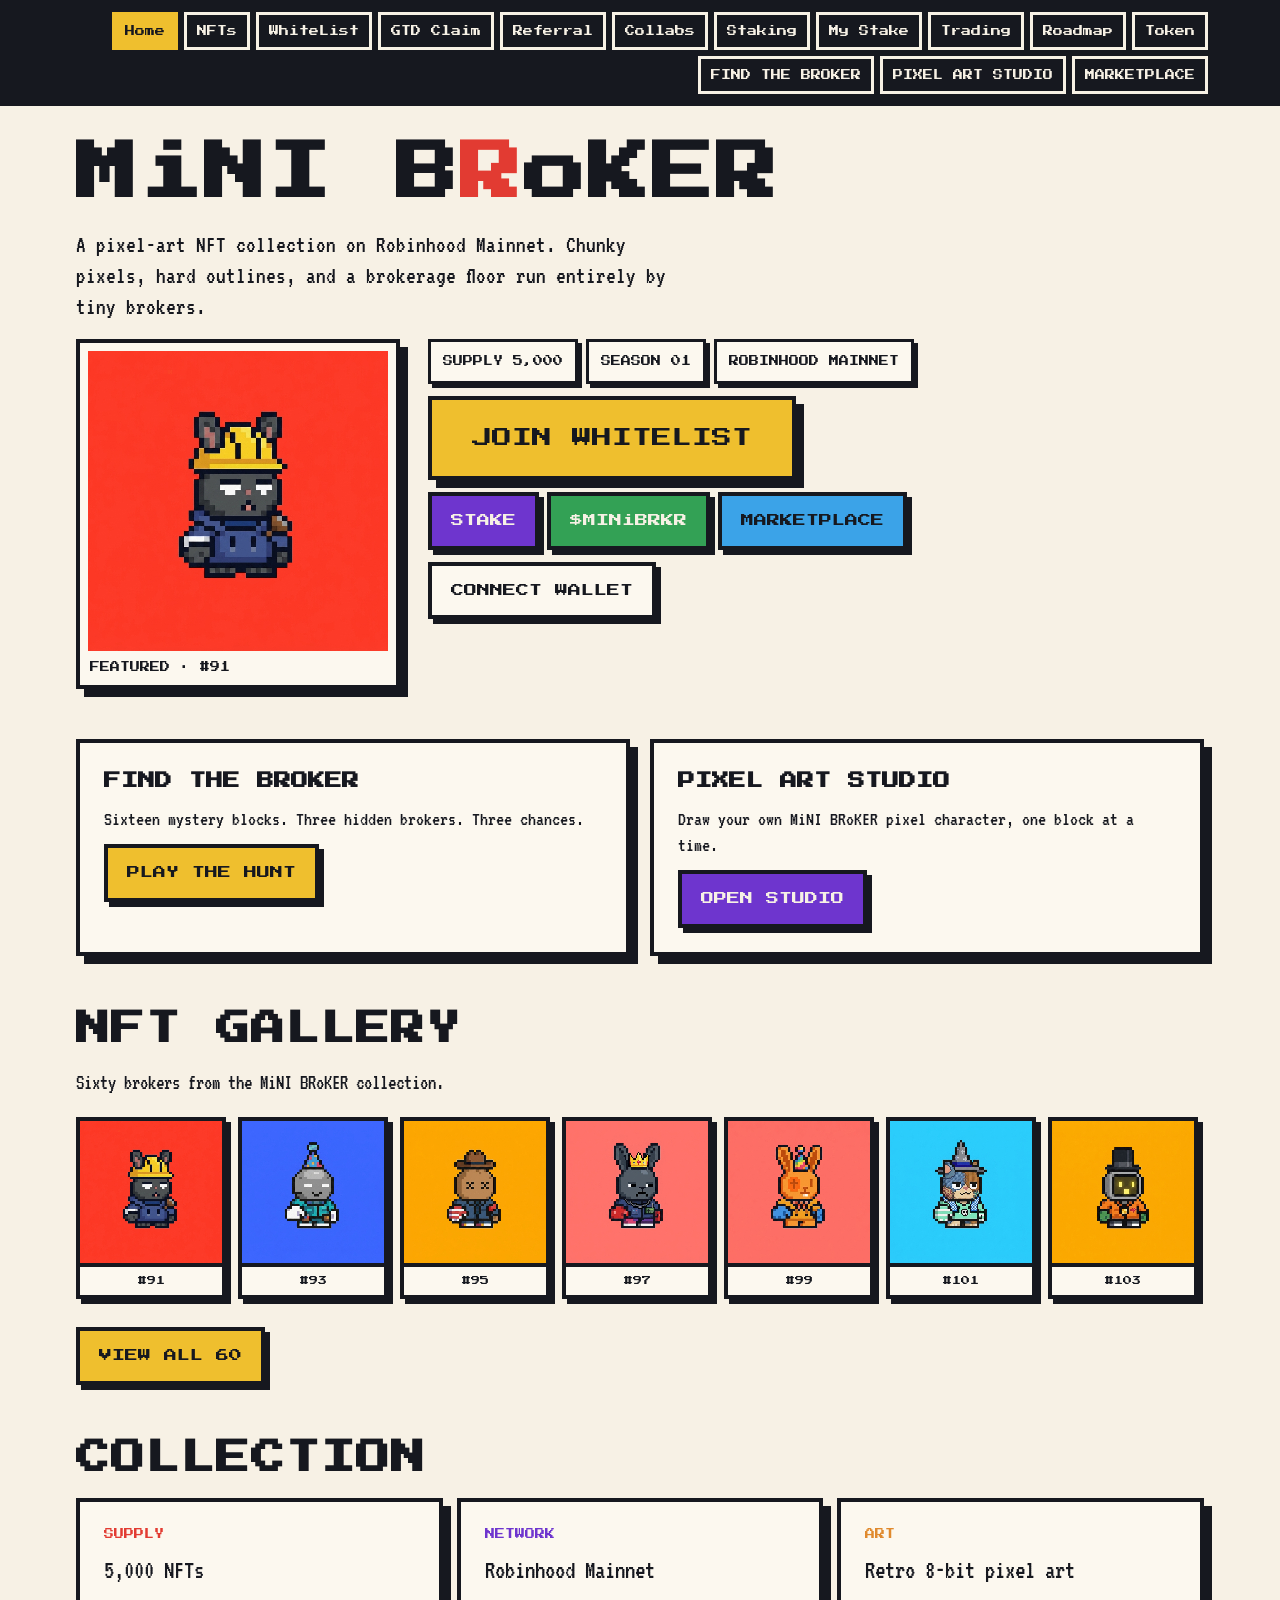
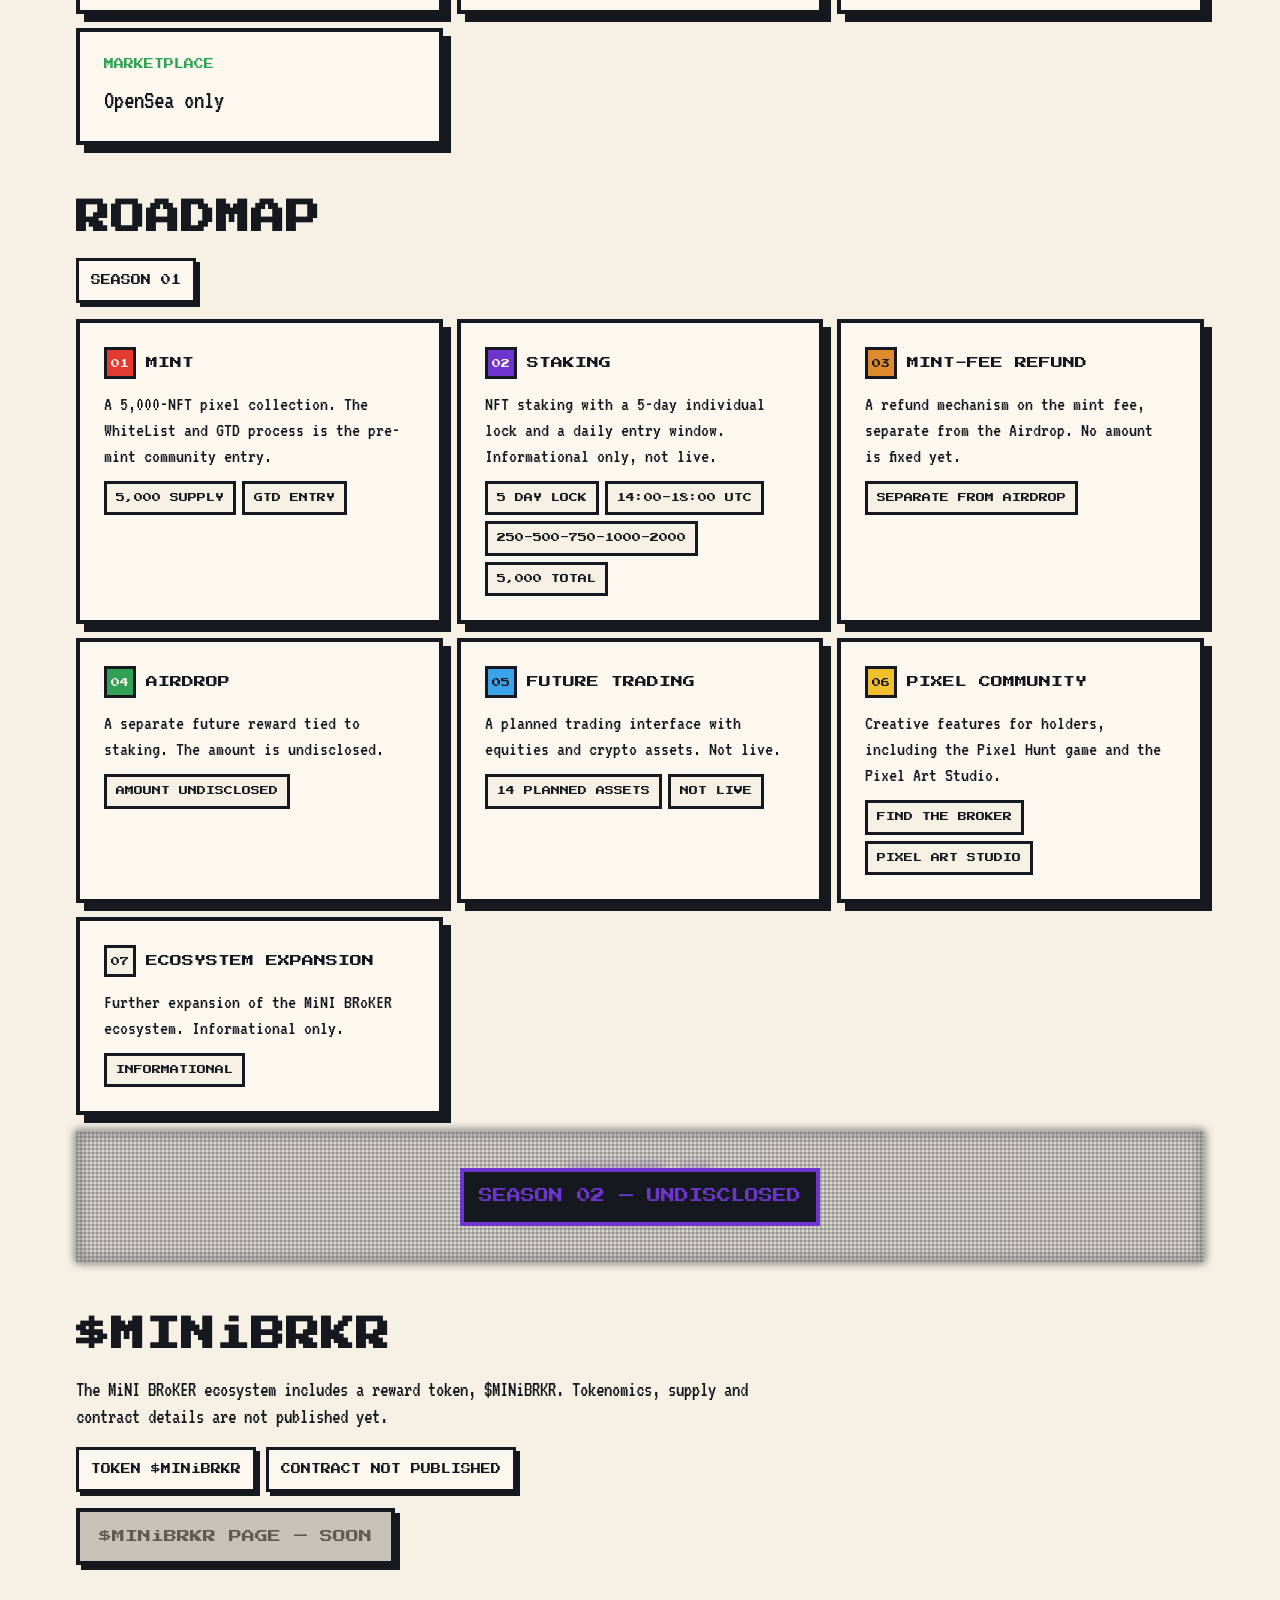
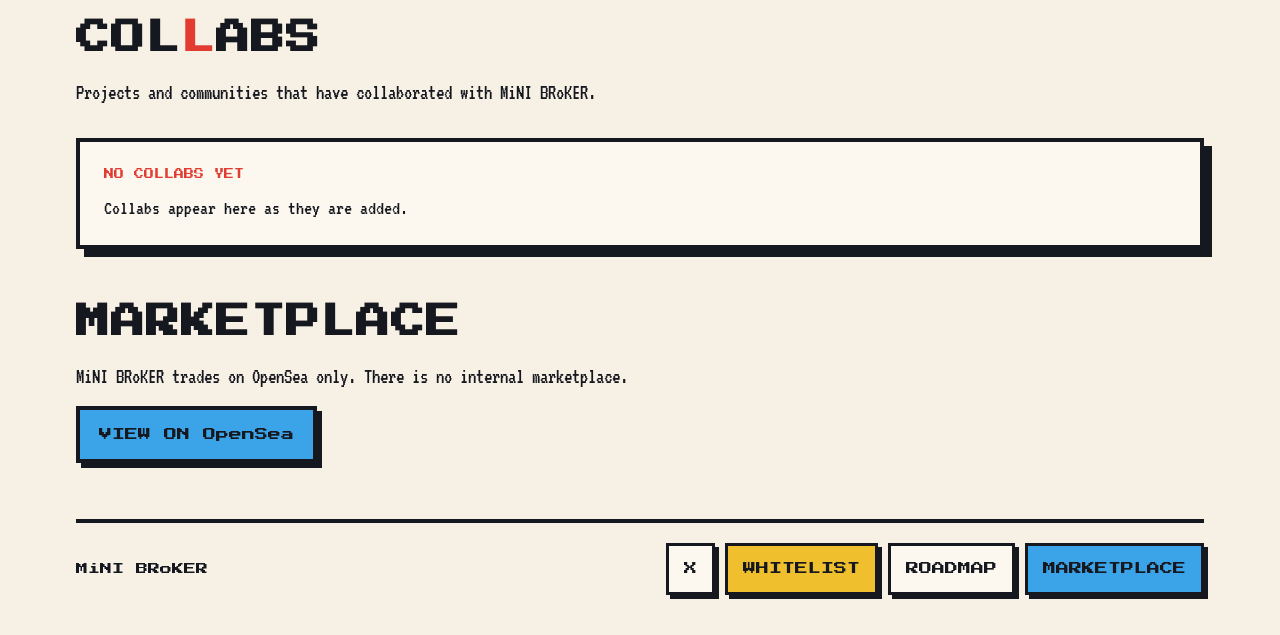
<file: index.html>
<!DOCTYPE html>
<html lang="en">
<head>
<meta charset="utf-8">
<meta name="viewport" content="width=device-width,initial-scale=1">
<title>MiNI BRoKER — Pixel NFT Collection</title>
<meta name="description" content="MiNI BRoKER — a pixel-art NFT collection on Robinhood Mainnet.">
<link rel="icon" href="assets/favicon.png">
<link rel="apple-touch-icon" href="assets/favicon.png">
<link rel="preconnect" href="https://fonts.googleapis.com">
<link rel="preconnect" href="https://fonts.gstatic.com" crossorigin>
<link href="https://fonts.googleapis.com/css2?family=Press+Start+2P&family=VT323&display=swap" rel="stylesheet">
<link rel="stylesheet" href="css/style.css">
</head>
<body data-page="home" data-base="">
<header class="nav"><div class="nav__in"><button class="nav__menu" data-mb="menu">MENU</button><nav class="nav__list" id="mb-nav"></nav></div></header>
<main class="wrap">
<section class="sec">
<h1 class="h1">MiNI B<span style="color:var(--red)">R</span>oKER</h1>
<p class="lead" style="font-size:clamp(19px,2.3vw,24px);max-width:620px">A pixel-art NFT collection on Robinhood Mainnet. Chunky pixels, hard outlines, and a brokerage floor run entirely by tiny brokers.</p>
<div class="row" style="gap:clamp(16px,3vw,28px);align-items:flex-start">
  <div class="tile" style="padding:8px;box-shadow:8px 8px 0 var(--ink);animation:mbfloat 4.5s ease-in-out infinite"><div class="tile__img" role="img" aria-label="Featured MiNI BRoKER NFT" style="width:clamp(180px,38vw,300px);background-image:url(assets/nft/91.png)"></div><div class="pixel" style="font-size:10px;line-height:1.6;padding:8px 2px 2px">FEATURED · #91</div></div>
  <div style="display:flex;flex-direction:column;gap:12px;min-width:min(100%,260px);flex:1">
    <div class="row" style="gap:8px"><span class="chip">SUPPLY 5,000</span><span class="chip">SEASON 01</span><span class="chip">ROBINHOOD MAINNET</span></div>
    <a class="btn btn--y btn--big" href="whitelist/" style="align-self:flex-start">JOIN WHITELIST</a>
    <div class="row" style="gap:8px"><a class="btn btn--purple" href="staking/">STAKE</a><a class="btn btn--green" href="token/">$MINiBRKR</a><a class="btn btn--sky" data-mb="market" href="#" target="_blank" rel="noopener">MARKETPLACE</a></div>
    <button class="btn" data-mb="wallet" style="align-self:flex-start">CONNECT WALLET</button>
  </div>
</div>
</section>

<section class="gauto">
  <div class="panel"><h3 class="h3">FIND THE BROKER</h3><p class="txt">Sixteen mystery blocks. Three hidden brokers. Three chances.</p><a class="btn btn--y" href="huntgame/" style="align-self:flex-start">PLAY THE HUNT</a></div>
  <div class="panel"><h3 class="h3">PIXEL ART STUDIO</h3><p class="txt">Draw your own MiNI BRoKER pixel character, one block at a time.</p><a class="btn btn--purple" href="studio/" style="align-self:flex-start">OPEN STUDIO</a></div>
</section>

<section class="sec">
<h2 class="h2">NFT GALLERY</h2>
<p class="lead">Sixty brokers from the MiNI BRoKER collection.</p>
<div class="marquee"><div class="marquee__in" id="mb-marquee"></div></div>
<div><a class="btn btn--y" href="nfts/">VIEW ALL 60</a></div>
</section>

<section class="sec">
<h2 class="h2">COLLECTION</h2>
<div class="gcard">
  <div class="panel"><span class="kicker">SUPPLY</span><p style="font-size:26px;line-height:1.2;margin:0">5,000 NFTs</p></div>
  <div class="panel"><span class="kicker" style="color:var(--purple)">NETWORK</span><p style="font-size:26px;line-height:1.2;margin:0">Robinhood Mainnet</p></div>
  <div class="panel"><span class="kicker" style="color:var(--orange)">ART</span><p style="font-size:26px;line-height:1.2;margin:0">Retro 8-bit pixel art</p></div>
  <div class="panel"><span class="kicker" style="color:var(--green)">MARKETPLACE</span><p style="font-size:26px;line-height:1.2;margin:0">OpenSea only</p></div>
</div>
</section>

<section class="sec" id="roadmap">
<h2 class="h2">ROADMAP</h2>
<span class="chip" style="align-self:flex-start">SEASON 01</span>
<div class="gcard">
<div class="panel"><div class="row"><span class="num" style="background:var(--red);color:var(--cream)">01</span><span class="pixel" style="font-size:12px">MINT</span></div><p class="txt">A 5,000-NFT pixel collection. The WhiteList and GTD process is the pre-mint community entry.</p><div class="row" style="gap:6px"><span class="tag">5,000 SUPPLY</span><span class="tag">GTD ENTRY</span></div></div>
<div class="panel"><div class="row"><span class="num" style="background:var(--purple);color:var(--cream)">02</span><span class="pixel" style="font-size:12px">STAKING</span></div><p class="txt">NFT staking with a 5-day individual lock and a daily entry window. Informational only, not live.</p><div class="row" style="gap:6px"><span class="tag">5 DAY LOCK</span><span class="tag">14:00-18:00 UTC</span><span class="tag">250-500-750-1000-2000</span><span class="tag">5,000 TOTAL</span></div></div>
<div class="panel"><div class="row"><span class="num" style="background:var(--orange);color:var(--ink)">03</span><span class="pixel" style="font-size:12px">MINT-FEE REFUND</span></div><p class="txt">A refund mechanism on the mint fee, separate from the Airdrop. No amount is fixed yet.</p><div class="row" style="gap:6px"><span class="tag">SEPARATE FROM AIRDROP</span></div></div>
<div class="panel"><div class="row"><span class="num" style="background:var(--green);color:var(--cream)">04</span><span class="pixel" style="font-size:12px">AIRDROP</span></div><p class="txt">A separate future reward tied to staking. The amount is undisclosed.</p><div class="row" style="gap:6px"><span class="tag">AMOUNT UNDISCLOSED</span></div></div>
<div class="panel"><div class="row"><span class="num" style="background:var(--sky);color:var(--ink)">05</span><span class="pixel" style="font-size:12px">FUTURE TRADING</span></div><p class="txt">A planned trading interface with equities and crypto assets. Not live.</p><div class="row" style="gap:6px"><span class="tag">14 PLANNED ASSETS</span><span class="tag">NOT LIVE</span></div></div>
<div class="panel"><div class="row"><span class="num" style="background:var(--yellow);color:var(--ink)">06</span><span class="pixel" style="font-size:12px">PIXEL COMMUNITY</span></div><p class="txt">Creative features for holders, including the Pixel Hunt game and the Pixel Art Studio.</p><div class="row" style="gap:6px"><span class="tag">FIND THE BROKER</span><span class="tag">PIXEL ART STUDIO</span></div></div>
<div class="panel"><div class="row"><span class="num" style="background:var(--cream);color:var(--ink)">07</span><span class="pixel" style="font-size:12px">ECOSYSTEM EXPANSION</span></div><p class="txt">Further expansion of the MiNI BRoKER ecosystem. Informational only.</p><div class="row" style="gap:6px"><span class="tag">INFORMATIONAL</span></div></div>
</div>
<div class="lock"><div class="lock__body"><div class="panel" style="text-align:center;box-shadow:none"><span class="pixel" style="font-size:16px;line-height:1.6;color:var(--purple)">SEASON 02</span><p class="pixel" style="font-size:13px;line-height:1.8;margin:14px 0 0">•••••• •••••• ••••••</p></div></div><div class="lock__veil"><span class="lock__label" style="color:var(--purple);border:4px solid var(--purple)">SEASON 02 — UNDISCLOSED</span></div></div>
</section>

<section class="sec" id="token">
<h2 class="h2">$MINiBRKR</h2>
<p class="lead">The MiNI BRoKER ecosystem includes a reward token, $MINiBRKR. Tokenomics, supply and contract details are not published yet.</p>
<div class="row"><span class="chip">TOKEN $MINiBRKR</span><span class="chip">CONTRACT NOT PUBLISHED</span></div>
<div><a class="btn btn--off" data-mb="token" href="#">$MINiBRKR PAGE — SOON</a></div>
</section>

<section class="sec" id="collabs">
<h2 class="h2">COL<span style="color:var(--red)">L</span>ABS</h2>
<p class="lead">Projects and communities that have collaborated with MiNI BRoKER.</p>
<div class="collabs" id="mb-collabs"></div>
<div class="panel" id="mb-collabs-empty" hidden><span class="kicker">NO COLLABS YET</span><p class="txt">Collabs appear here as they are added.</p></div>
</section>

<section class="sec">
<h2 class="h2">MARKETPLACE</h2>
<p class="lead">MiNI BRoKER trades on OpenSea only. There is no internal marketplace.</p>
<div><a class="btn btn--sky" data-mb="market" href="#" target="_blank" rel="noopener">VIEW ON OpenSea</a></div>
</section>
</main>
<footer class="foot"><div class="foot__in" id="mb-foot"></div></footer>
<div class="modal" id="mb-modal"><div class="modal__box"><h3 class="pixel" style="font-size:clamp(14px,3vw,21px);line-height:1.5;margin:0 0 14px">MINT FIRST</h3><p class="txt" style="font-size:21px;margin:0 0 18px">Wallet connection will be activated after the MiNI BRoKER mint is completed.</p><button class="btn btn--y" data-mb="modal-close" style="font-size:11px;padding:13px 22px">OK</button></div></div>
<script src="js/config.js"></script>
<script src="js/main.js"></script>
<script src="js/gallery.js"></script>
</body>
</html>
</file>
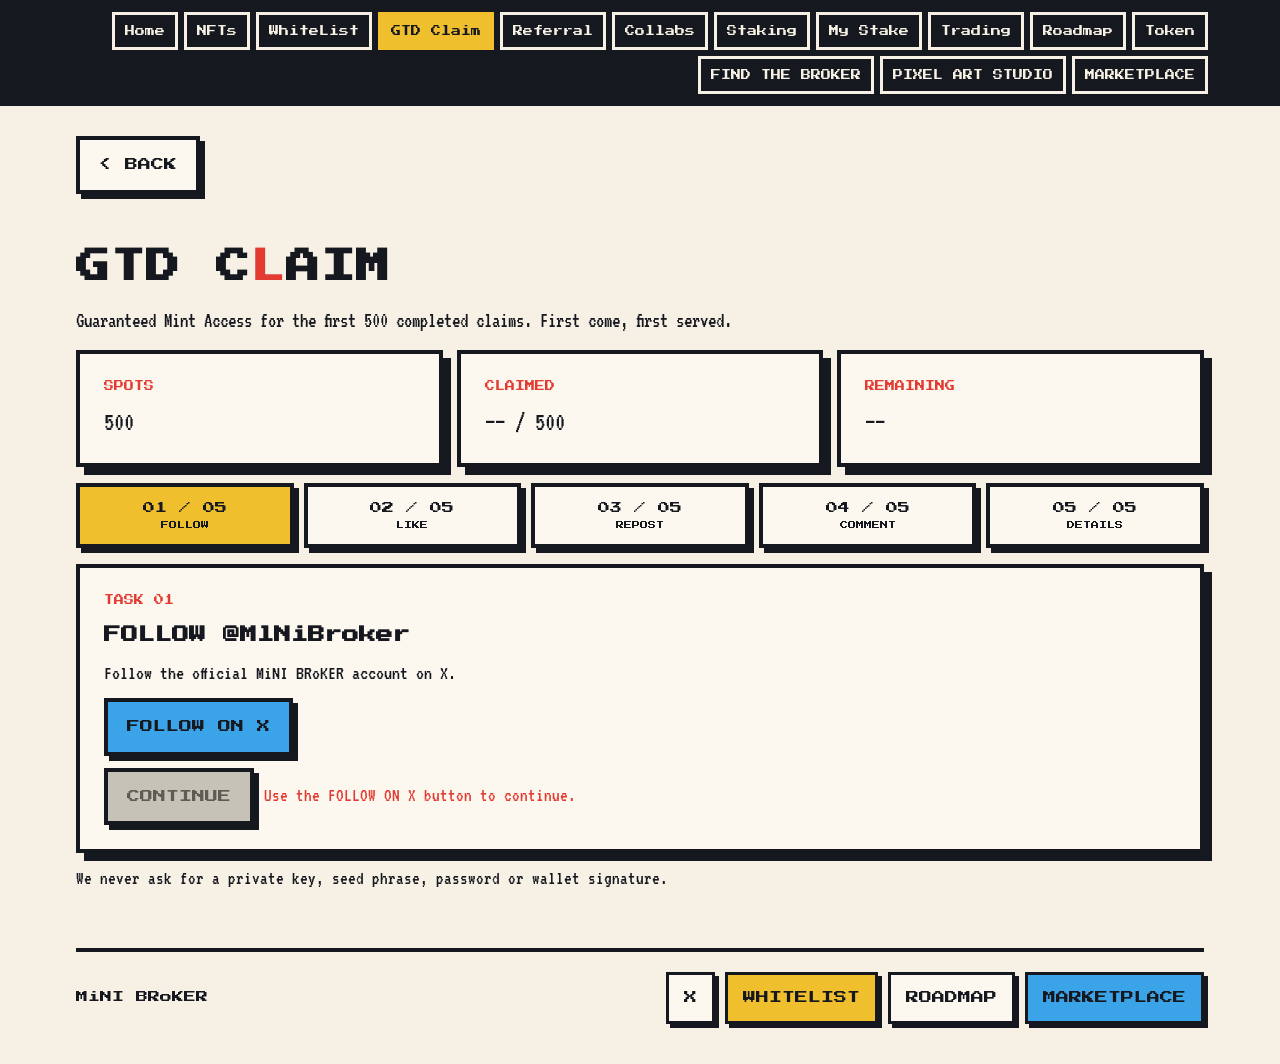
<file: claim/index.html>
<!DOCTYPE html>
<html lang="en">
<head>
<meta charset="utf-8">
<meta name="viewport" content="width=device-width,initial-scale=1">
<title>MiNI BRoKER — GTD Claim</title>
<meta name="description" content="MiNI BRoKER — claim a Guaranteed Mint Access spot.">
<link rel="icon" href="../assets/favicon.png">
<link rel="apple-touch-icon" href="../assets/favicon.png">
<link rel="preconnect" href="https://fonts.googleapis.com">
<link rel="preconnect" href="https://fonts.gstatic.com" crossorigin>
<link href="https://fonts.googleapis.com/css2?family=Press+Start+2P&family=VT323&display=swap" rel="stylesheet">
<link rel="stylesheet" href="../css/style.css">
</head>
<body data-page="claim" data-base="../">
<header class="nav"><div class="nav__in"><button class="nav__menu" data-mb="menu">MENU</button><nav class="nav__list" id="mb-nav"></nav></div></header>
<main class="wrap">
<button class="btn back" data-mb="back">&lt; BACK</button>

<section class="sec">
<h2 class="h2">GTD C<span style="color:var(--red)">L</span>AIM</h2>
<p class="lead">Guaranteed Mint Access for the first 500 completed claims. First come, first served.</p>

<div class="gcard" id="cl-counter">
  <div class="panel"><span class="kicker">SPOTS</span><p style="font-size:26px;line-height:1.2;margin:0">500</p></div>
  <div class="panel"><span class="kicker">CLAIMED</span><p style="font-size:26px;line-height:1.2;margin:0"><span id="cl-claimed">——</span> / 500</p></div>
  <div class="panel"><span class="kicker">REMAINING</span><p style="font-size:26px;line-height:1.2;margin:0" id="cl-left">——</p></div>
</div>

<div id="cl-flow" hidden>
  <div class="steps" id="cl-steps"></div>

  <div class="panel" style="margin-top:16px">
    <span class="kicker" id="cl-task">TASK 01</span>
    <h3 class="h3" id="cl-title"></h3>
    <p class="txt" id="cl-copy"></p>
    <div id="cl-body"></div>
    <div class="row"><button class="btn btn--y" id="cl-next">CONTINUE</button><span class="note note--red" id="cl-hint"></span></div>
  </div>

  <p class="note" style="margin-top:14px">We never ask for a private key, seed phrase, password or wallet signature.</p>
</div>

<div class="panel" id="cl-full" hidden>
  <span class="kicker">GTD FULL</span>
  <h3 class="h3">EVERY GUARANTEED SPOT HAS BEEN CLAIMED.</h3>
  <p class="txt">The whitelist form is still open and spots will be raffled from those entries ahead of the mint.</p>
  <a class="btn btn--y" href="../whitelist/" style="align-self:flex-start">JOIN WHITELIST</a>
</div>

<div class="panel" id="cl-dupe" hidden>
  <span class="kicker">ALREADY CLAIMED</span>
  <h3 class="h3">GTD ACCESS ALREADY CLAIMED</h3>
  <p class="txt">This X username or wallet address already holds a GTD spot. Only one spot can be claimed per person.</p>
</div>
</section>

<section class="sec" id="cl-done" hidden>
  <div class="win">
    <span class="spark" style="transform:rotate(0deg)"><i style="background:var(--yellow);animation-duration:1s"></i></span>
    <span class="spark" style="transform:rotate(60deg)"><i style="background:var(--red);animation-duration:1.06s"></i></span>
    <span class="spark" style="transform:rotate(120deg)"><i style="background:var(--purple);animation-duration:1.12s"></i></span>
    <span class="spark" style="transform:rotate(180deg)"><i style="background:var(--sky);animation-duration:1.18s"></i></span>
    <span class="spark" style="transform:rotate(240deg)"><i style="background:var(--orange);animation-duration:1.24s"></i></span>
    <span class="spark" style="transform:rotate(300deg)"><i style="background:var(--cream);animation-duration:1.3s"></i></span>
    <h3 class="win__t">CONGRATULATIONS</h3>
    <p class="win__p">YOUR GTD ACCESS IS CONFIRMED.<br>Your Guaranteed Mint Access spot has been successfully secured.</p>
    <div class="row" style="justify-content:center;margin-top:18px;position:relative">
      <span class="card__chip" style="background:var(--ink);color:var(--cream)">MINT DATE</span>
      <span class="card__chip" style="background:var(--cream);border:3px solid var(--ink)" id="cl-mint">UPCOMING</span>
    </div>
    <p class="win__p" style="margin-top:18px">Follow @MlNiBroker and keep notifications enabled for future project updates.</p>
  </div>
</section>
</main>
<footer class="foot"><div class="foot__in" id="mb-foot"></div></footer>
<div class="modal" id="mb-modal"><div class="modal__box"><h3 class="pixel" style="font-size:clamp(14px,3vw,21px);line-height:1.5;margin:0 0 14px">MINT FIRST</h3><p class="txt" style="font-size:21px;margin:0 0 18px">Wallet connection will be activated after the MiNI BRoKER mint is completed.</p><button class="btn btn--y" data-mb="modal-close">OK</button></div></div>
<script src="../js/config.js"></script>
<script src="../js/main.js"></script>
<script src="../js/claim.js"></script>
</body>
</html>
</file>
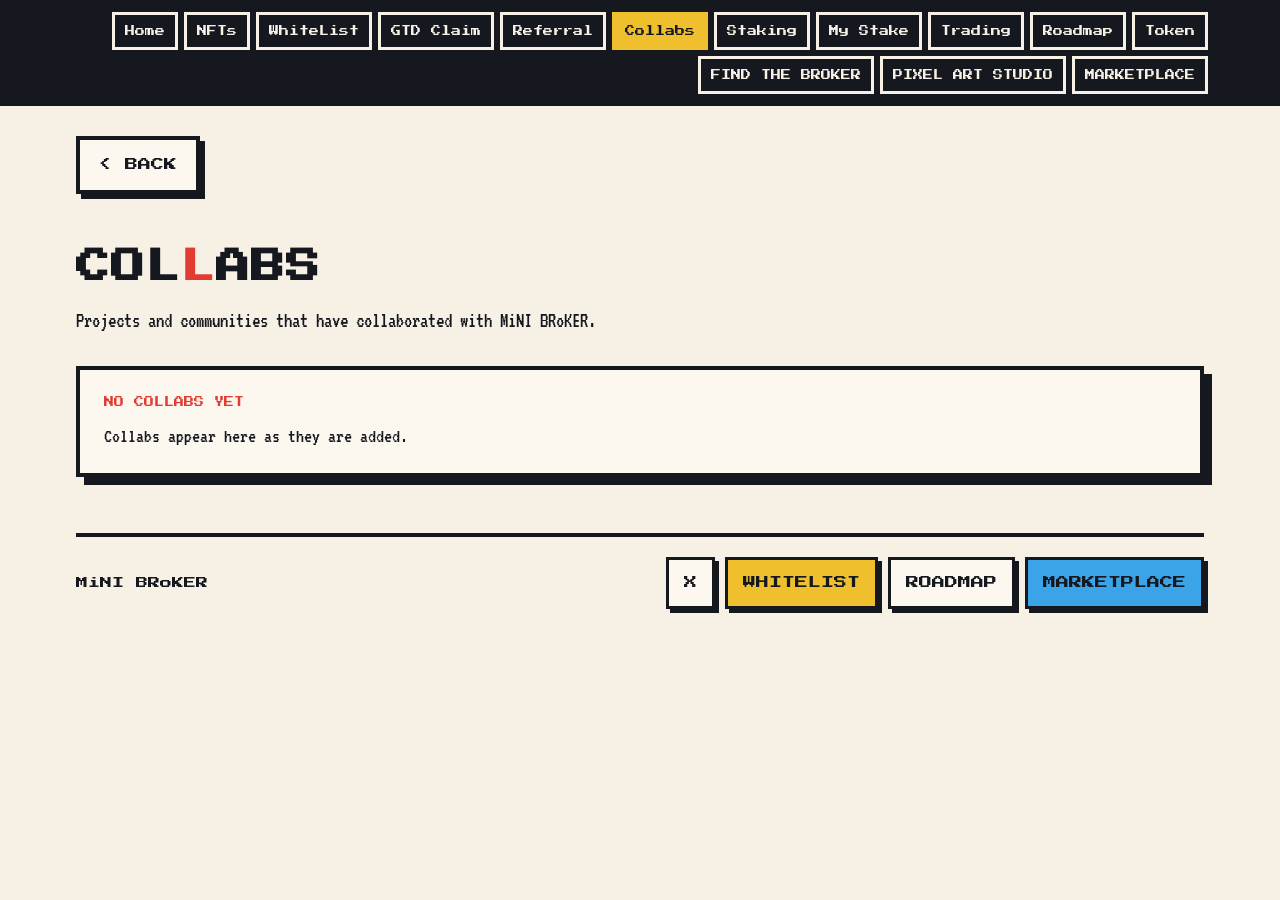
<file: collabs/index.html>
<!DOCTYPE html>
<html lang="en">
<head>
<meta charset="utf-8">
<meta name="viewport" content="width=device-width,initial-scale=1">
<title>MiNI BRoKER — Collabs</title>
<meta name="description" content="MiNI BRoKER — a pixel-art NFT collection on Robinhood Mainnet.">
<link rel="icon" href="../assets/favicon.png">
<link rel="apple-touch-icon" href="../assets/favicon.png">
<link rel="preconnect" href="https://fonts.googleapis.com">
<link rel="preconnect" href="https://fonts.gstatic.com" crossorigin>
<link href="https://fonts.googleapis.com/css2?family=Press+Start+2P&family=VT323&display=swap" rel="stylesheet">
<link rel="stylesheet" href="../css/style.css">
</head>
<body data-page="collabs" data-base="../">
<header class="nav"><div class="nav__in"><button class="nav__menu" data-mb="menu">MENU</button><nav class="nav__list" id="mb-nav"></nav></div></header>
<main class="wrap">
<button class="btn back" data-mb="back">&lt; BACK</button>
<section class="sec" id="collabs">
<h2 class="h2">COL<span style="color:var(--red)">L</span>ABS</h2>
<p class="lead">Projects and communities that have collaborated with MiNI BRoKER.</p>
<div class="collabs" id="mb-collabs"></div>
<div class="panel" id="mb-collabs-empty" hidden><span class="kicker">NO COLLABS YET</span><p class="txt">Collabs appear here as they are added.</p></div>
</section>
</main>
<footer class="foot"><div class="foot__in" id="mb-foot"></div></footer>
<div class="modal" id="mb-modal"><div class="modal__box"><h3 class="pixel" style="font-size:clamp(14px,3vw,21px);line-height:1.5;margin:0 0 14px">MINT FIRST</h3><p class="txt" style="font-size:21px;margin:0 0 18px">Wallet connection will be activated after the MiNI BRoKER mint is completed.</p><button class="btn btn--y" data-mb="modal-close" style="font-size:11px;padding:13px 22px">OK</button></div></div>
<script src="../js/config.js"></script>
<script src="../js/main.js"></script>

</body>
</html>
</file>
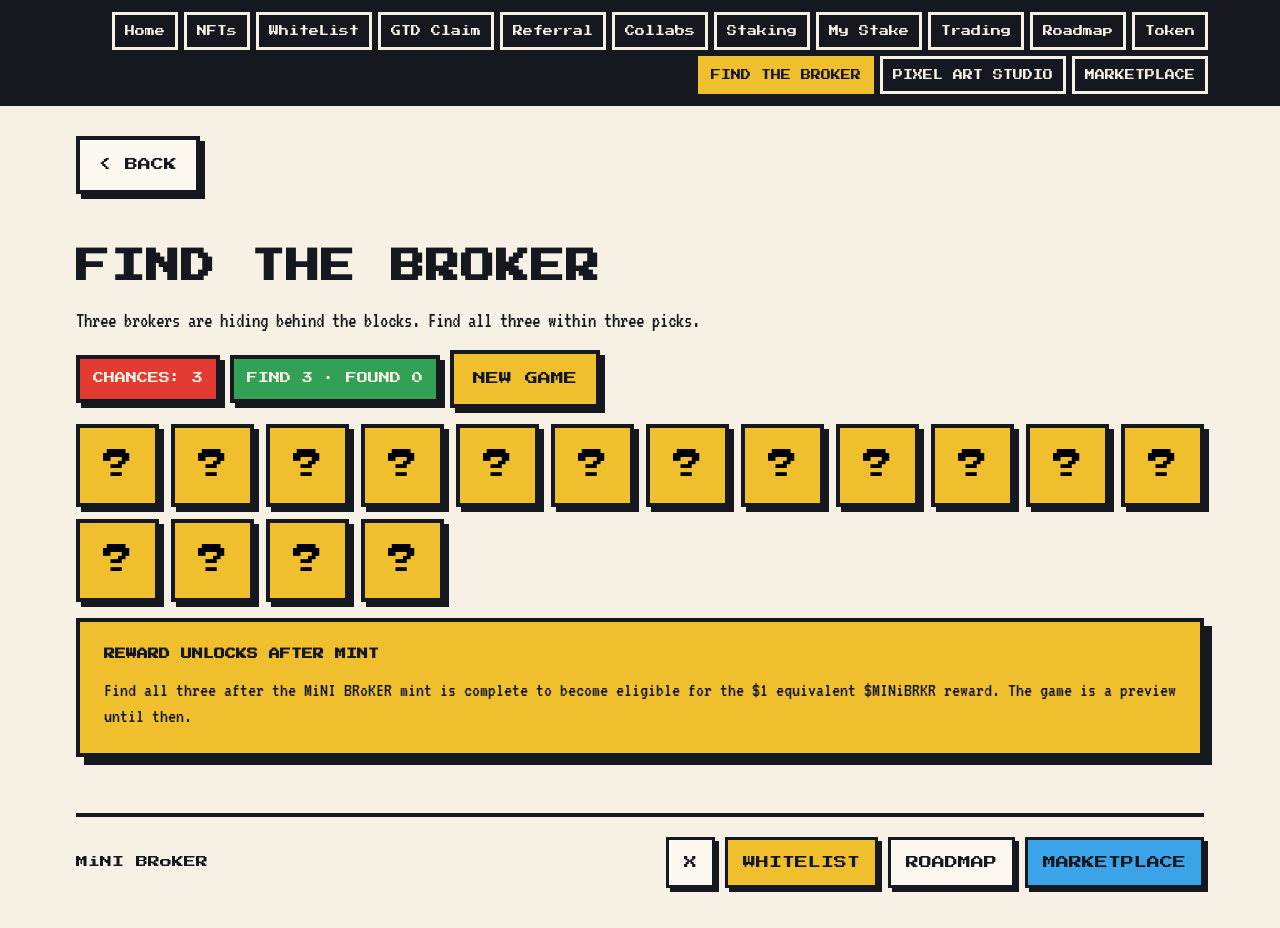
<file: huntgame/index.html>
<!DOCTYPE html>
<html lang="en">
<head>
<meta charset="utf-8">
<meta name="viewport" content="width=device-width,initial-scale=1">
<title>MiNI BRoKER — Find the Broker</title>
<meta name="description" content="MiNI BRoKER — a pixel-art NFT collection on Robinhood Mainnet.">
<link rel="icon" href="../assets/favicon.png">
<link rel="apple-touch-icon" href="../assets/favicon.png">
<link rel="preconnect" href="https://fonts.googleapis.com">
<link rel="preconnect" href="https://fonts.gstatic.com" crossorigin>
<link href="https://fonts.googleapis.com/css2?family=Press+Start+2P&family=VT323&display=swap" rel="stylesheet">
<link rel="stylesheet" href="../css/style.css">
</head>
<body data-page="huntgame" data-base="../">
<header class="nav"><div class="nav__in"><button class="nav__menu" data-mb="menu">MENU</button><nav class="nav__list" id="mb-nav"></nav></div></header>
<main class="wrap">
<button class="btn back" data-mb="back">&lt; BACK</button>
<section class="sec">
<h2 class="h2">FIND THE BROKER</h2>
<p class="lead">Three brokers are hiding behind the blocks. Find all three within three picks.</p>
<div class="row"><span class="pixel" style="font-size:11px;line-height:1.6;padding:11px 13px;background:var(--red);color:var(--cream);border:4px solid var(--ink);box-shadow:5px 5px 0 var(--ink)">CHANCES: <span id="h-chances">3</span></span><span class="pixel" style="font-size:11px;line-height:1.6;padding:11px 13px;background:var(--green);color:var(--cream);border:4px solid var(--ink);box-shadow:5px 5px 0 var(--ink)">FIND 3 · FOUND <span id="h-found">0</span></span><button class="btn btn--y" id="h-new">NEW GAME</button></div>
<div class="dark" id="h-win" hidden style="border:4px solid var(--green);text-align:center;position:relative;overflow:hidden"><span class="spark" style="transform:rotate(0deg)"><i style="background:var(--yellow);animation-duration:0.9s"></i></span><span class="spark" style="transform:rotate(60deg)"><i style="background:var(--red);animation-duration:0.96s"></i></span><span class="spark" style="transform:rotate(120deg)"><i style="background:var(--purple);animation-duration:1.02s"></i></span><span class="spark" style="transform:rotate(180deg)"><i style="background:var(--sky);animation-duration:1.08s"></i></span><span class="spark" style="transform:rotate(240deg)"><i style="background:var(--orange);animation-duration:1.1400000000000001s"></i></span><span class="spark" style="transform:rotate(300deg)"><i style="background:var(--green);animation-duration:1.2s"></i></span><h3 class="pixel" style="font-size:clamp(13px,2.6vw,20px);line-height:1.6;margin:0 0 10px;color:var(--green);position:relative">YOU FOUND THEM</h3><p class="txt" style="font-size:21px;position:relative">ALL THREE BROKERS UNCOVERED</p></div>
<div class="dark" id="h-lost" hidden style="border:4px solid var(--red);text-align:center"><h3 class="pixel" style="font-size:clamp(13px,2.6vw,19px);line-height:1.6;margin:0 0 10px;color:var(--red)">OUT OF CHANCES</h3><p class="pixel" style="font-size:11px;line-height:1.7;margin:0">START A NEW GAME TO TRY AGAIN</p></div>
<div class="hunt" id="h-grid"></div>
<div class="panel" style="background:var(--yellow)"><h3 class="pixel" style="font-size:11px;line-height:1.7;margin:0">REWARD UNLOCKS AFTER MINT</h3><p class="txt">Find all three after the MiNI BRoKER mint is complete to become eligible for the $1 equivalent $MINiBRKR reward. The game is a preview until then.</p></div>
</section>
</main>
<footer class="foot"><div class="foot__in" id="mb-foot"></div></footer>
<div class="modal" id="mb-modal"><div class="modal__box"><h3 class="pixel" style="font-size:clamp(14px,3vw,21px);line-height:1.5;margin:0 0 14px">MINT FIRST</h3><p class="txt" style="font-size:21px;margin:0 0 18px">Wallet connection will be activated after the MiNI BRoKER mint is completed.</p><button class="btn btn--y" data-mb="modal-close" style="font-size:11px;padding:13px 22px">OK</button></div></div>
<script src="../js/config.js"></script>
<script src="../js/main.js"></script>
<script src="../js/hunt.js"></script>
</body>
</html>
</file>
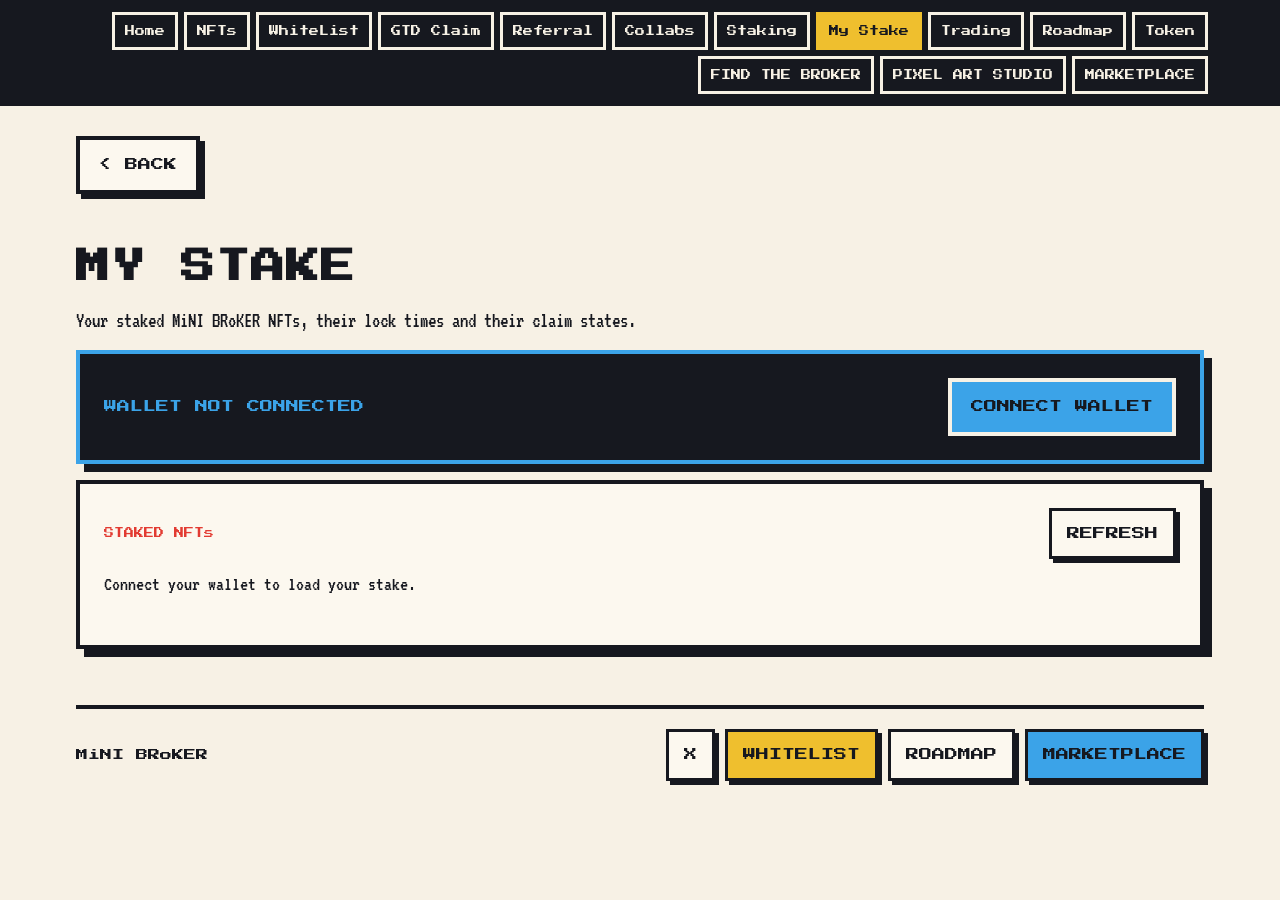
<file: mystack/index.html>
<!DOCTYPE html>
<html lang="en">
<head>
<meta charset="utf-8">
<meta name="viewport" content="width=device-width,initial-scale=1">
<title>MiNI BRoKER — My Stake</title>
<meta name="description" content="MiNI BRoKER — a pixel-art NFT collection on Robinhood Mainnet.">
<link rel="icon" href="../assets/favicon.png">
<link rel="apple-touch-icon" href="../assets/favicon.png">
<link rel="preconnect" href="https://fonts.googleapis.com">
<link rel="preconnect" href="https://fonts.gstatic.com" crossorigin>
<link href="https://fonts.googleapis.com/css2?family=Press+Start+2P&family=VT323&display=swap" rel="stylesheet">
<link rel="stylesheet" href="../css/style.css">
</head>
<body data-page="mystack" data-base="../">
<header class="nav"><div class="nav__in"><button class="nav__menu" data-mb="menu">MENU</button><nav class="nav__list" id="mb-nav"></nav></div></header>
<main class="wrap">
<button class="btn back" data-mb="back">&lt; BACK</button>
<section class="sec">
<h2 class="h2">MY STAKE</h2>
<p class="lead">Your staked MiNI BRoKER NFTs, their lock times and their claim states.</p>

<div id="mb-wallet-bar"></div>

<div class="panel">
  <div class="row" style="justify-content:space-between">
    <span class="kicker">STAKED NFTs</span>
    <button class="btn btn--sm" id="ms-refresh">REFRESH</button>
  </div>
  <p class="txt" id="ms-msg">Connect your wallet to load your stake.</p>
  <div class="gcard" id="ms-grid"></div>
  <p class="note note--red" id="ms-err"></p>
</div>
</section>
</main>
<footer class="foot"><div class="foot__in" id="mb-foot"></div></footer>
<div class="modal" id="mb-modal"><div class="modal__box"><h3 class="pixel" style="font-size:clamp(14px,3vw,21px);line-height:1.5;margin:0 0 14px">MINT FIRST</h3><p class="txt" style="font-size:21px;margin:0 0 18px">Wallet connection will be activated after the MiNI BRoKER mint is completed.</p><button class="btn btn--y" data-mb="modal-close">OK</button></div></div>
<script src="../js/config.js"></script>
<script src="../js/abi.js"></script>
<script src="../js/chain.js"></script>
<script src="../js/main.js"></script>
<script src="../js/wallet-ui.js"></script>
<script src="../js/mystake.js"></script>
</body>
</html>
</file>
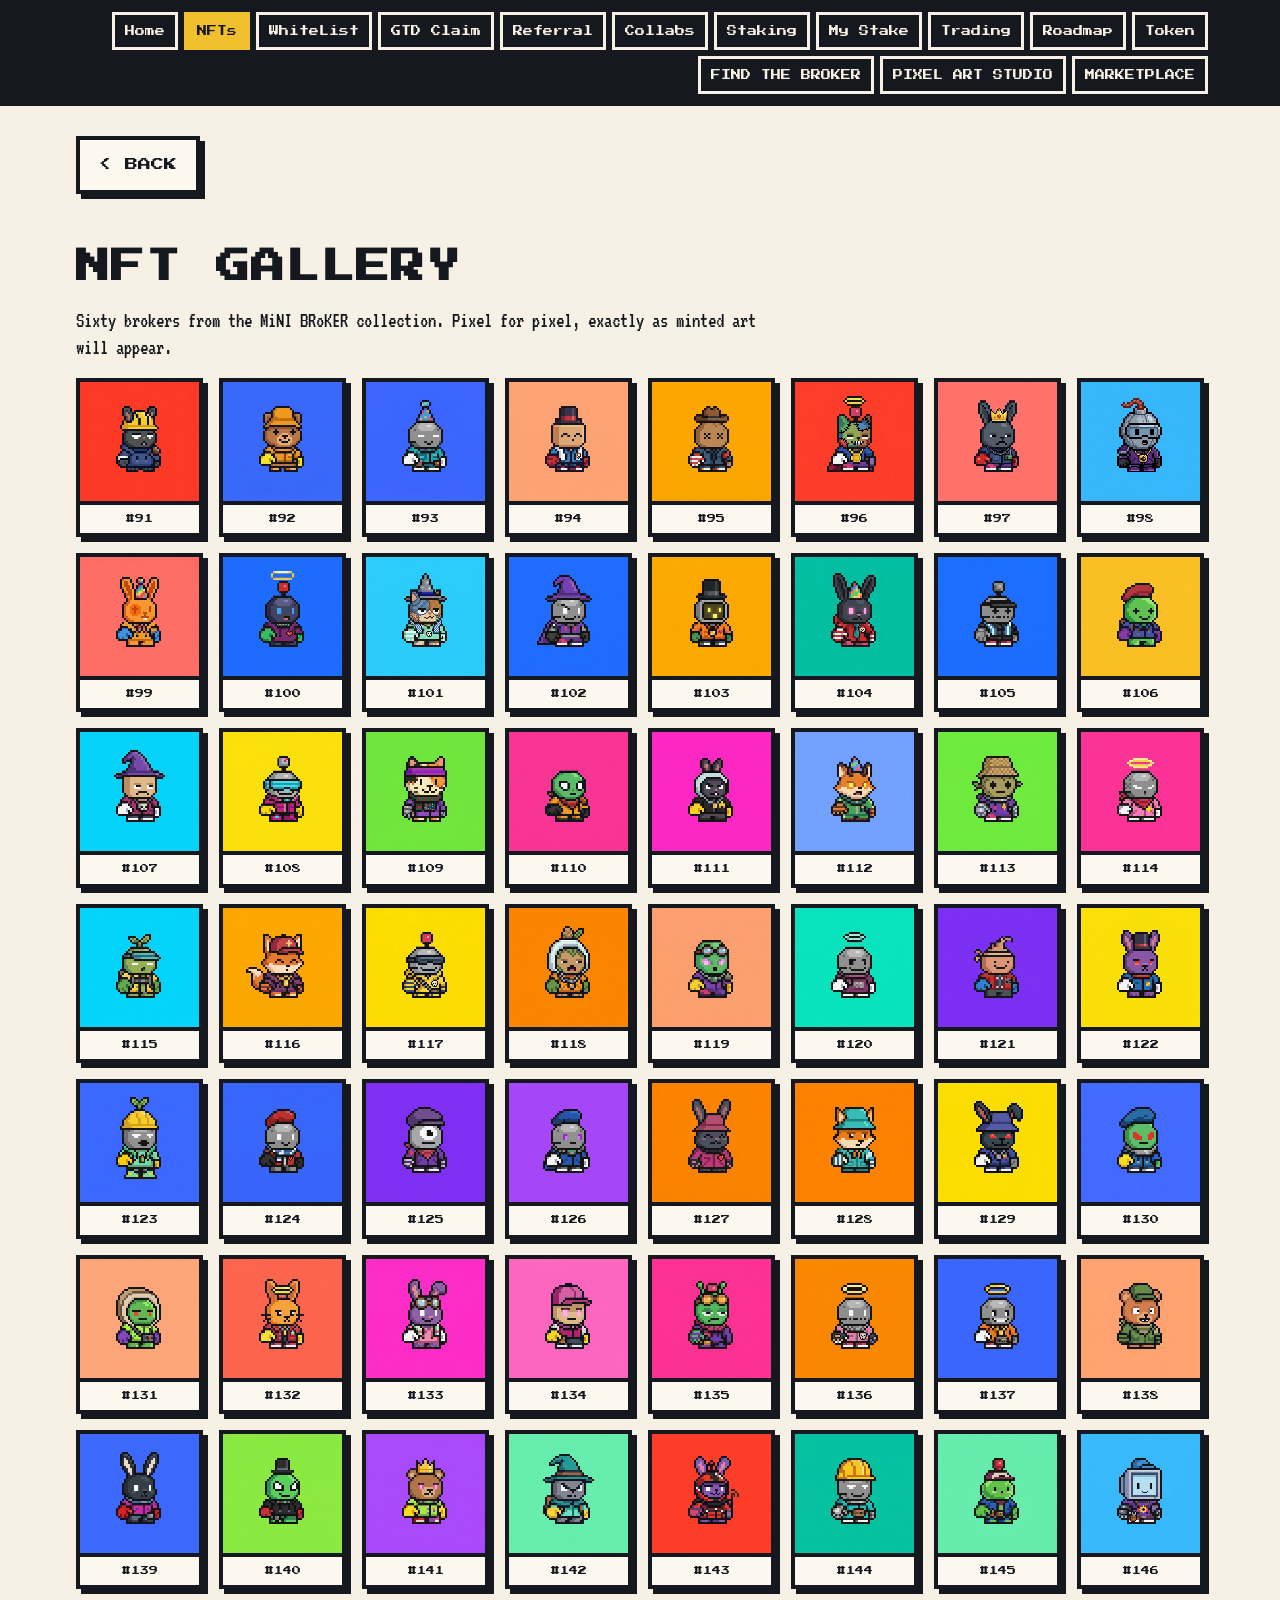
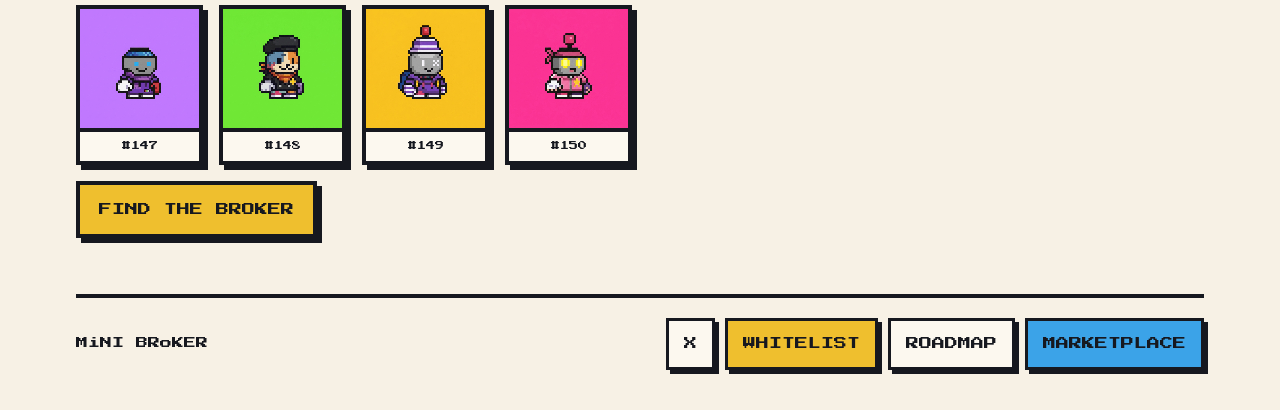
<file: nfts/index.html>
<!DOCTYPE html>
<html lang="en">
<head>
<meta charset="utf-8">
<meta name="viewport" content="width=device-width,initial-scale=1">
<title>MiNI BRoKER — NFTs</title>
<meta name="description" content="MiNI BRoKER — a pixel-art NFT collection on Robinhood Mainnet.">
<link rel="icon" href="../assets/favicon.png">
<link rel="apple-touch-icon" href="../assets/favicon.png">
<link rel="preconnect" href="https://fonts.googleapis.com">
<link rel="preconnect" href="https://fonts.gstatic.com" crossorigin>
<link href="https://fonts.googleapis.com/css2?family=Press+Start+2P&family=VT323&display=swap" rel="stylesheet">
<link rel="stylesheet" href="../css/style.css">
</head>
<body data-page="nfts" data-base="../">
<header class="nav"><div class="nav__in"><button class="nav__menu" data-mb="menu">MENU</button><nav class="nav__list" id="mb-nav"></nav></div></header>
<main class="wrap">
<button class="btn back" data-mb="back">&lt; BACK</button>
<section class="sec">
<h2 class="h2">NFT GALLERY</h2>
<p class="lead">Sixty brokers from the MiNI BRoKER collection. Pixel for pixel, exactly as minted art will appear.</p>
<div class="gsmall" id="mb-grid"></div>
<div><a class="btn btn--y" href="../huntgame/">FIND THE BROKER</a></div>
</section>
</main>
<footer class="foot"><div class="foot__in" id="mb-foot"></div></footer>
<div class="modal" id="mb-modal"><div class="modal__box"><h3 class="pixel" style="font-size:clamp(14px,3vw,21px);line-height:1.5;margin:0 0 14px">MINT FIRST</h3><p class="txt" style="font-size:21px;margin:0 0 18px">Wallet connection will be activated after the MiNI BRoKER mint is completed.</p><button class="btn btn--y" data-mb="modal-close" style="font-size:11px;padding:13px 22px">OK</button></div></div>
<script src="../js/config.js"></script>
<script src="../js/main.js"></script>
<script src="../js/gallery.js"></script>
</body>
</html>
</file>
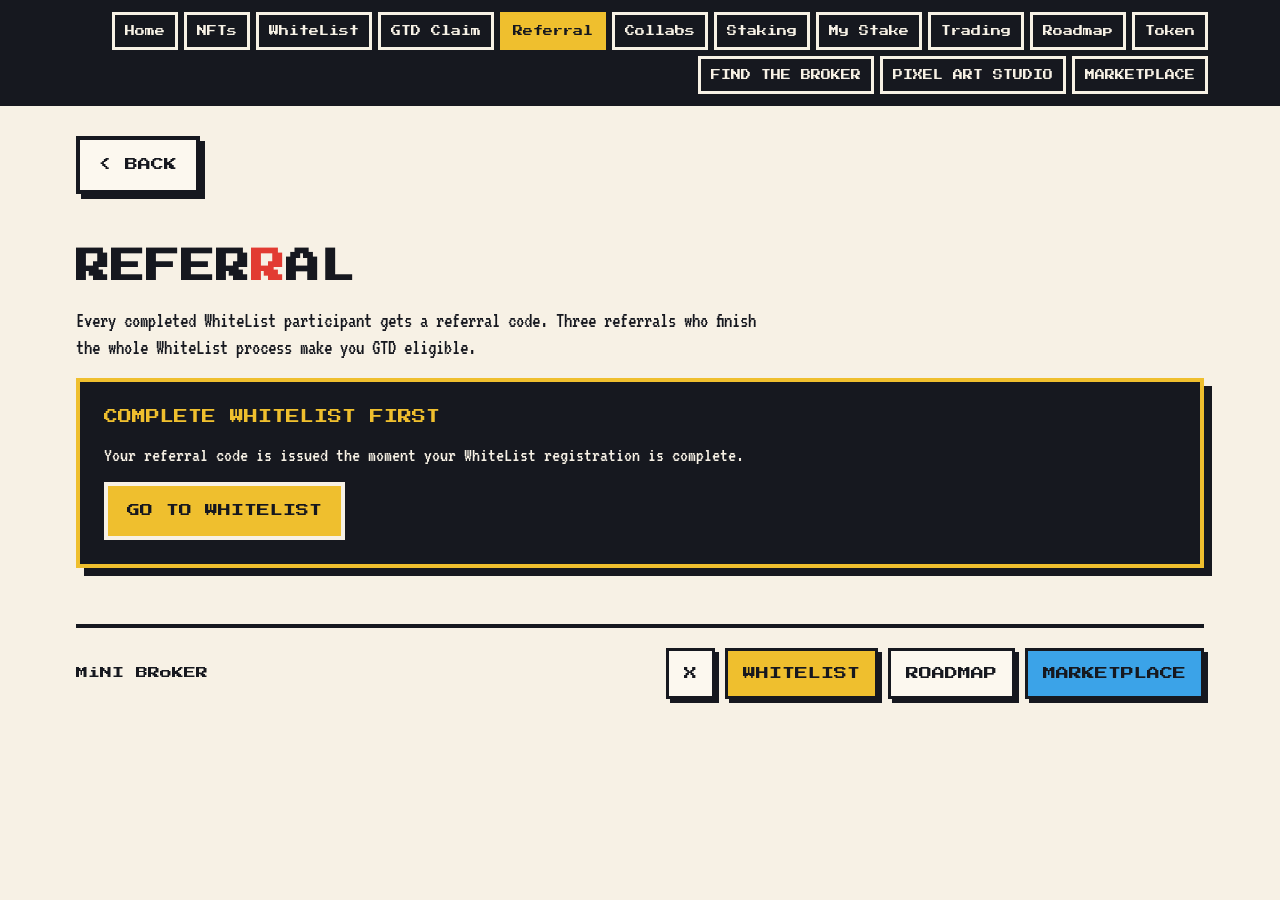
<file: referral/index.html>
<!DOCTYPE html>
<html lang="en">
<head>
<meta charset="utf-8">
<meta name="viewport" content="width=device-width,initial-scale=1">
<title>MiNI BRoKER — Referral</title>
<meta name="description" content="MiNI BRoKER — a pixel-art NFT collection on Robinhood Mainnet.">
<link rel="icon" href="../assets/favicon.png">
<link rel="apple-touch-icon" href="../assets/favicon.png">
<link rel="preconnect" href="https://fonts.googleapis.com">
<link rel="preconnect" href="https://fonts.gstatic.com" crossorigin>
<link href="https://fonts.googleapis.com/css2?family=Press+Start+2P&family=VT323&display=swap" rel="stylesheet">
<link rel="stylesheet" href="../css/style.css">
</head>
<body data-page="referral" data-base="../">
<header class="nav"><div class="nav__in"><button class="nav__menu" data-mb="menu">MENU</button><nav class="nav__list" id="mb-nav"></nav></div></header>
<main class="wrap">
<button class="btn back" data-mb="back">&lt; BACK</button>
<section class="sec">
<h2 class="h2">REFER<span style="color:var(--red)">R</span>AL</h2>
<p class="lead">Every completed WhiteList participant gets a referral code. Three referrals who finish the whole WhiteList process make you GTD eligible.</p>
<div class="dark" style="border:4px solid var(--yellow)" id="ref-locked">
  <span class="pixel" style="font-size:clamp(11px,2vw,14px);line-height:1.6;color:var(--yellow)">COMPLETE WHITELIST FIRST</span>
  <p class="txt">Your referral code is issued the moment your WhiteList registration is complete.</p>
  <a class="btn btn--y btn--on-dark" href="../whitelist/" style="align-self:flex-start">GO TO WHITELIST</a>
</div>
<div id="ref-open" class="sec" hidden>
  <div class="panel"><span class="kicker">YOUR REFERRAL CODE</span><span class="code" id="ref-code"></span></div>
  <div class="panel"><span class="kicker">YOUR REFERRAL LINK</span><span class="link" id="ref-link"></span>
    <div class="row"><button class="btn btn--y" id="ref-copy">COPY LINK</button><span class="pixel" id="ref-copied" hidden style="font-size:10px;line-height:1.7;padding:11px 12px;background:var(--green);color:var(--cream);border:3px solid var(--ink)">LINK COPIED</span><span class="pixel" id="ref-manual" hidden style="font-size:10px;line-height:1.7;padding:11px 12px;background:var(--yellow);border:3px solid var(--ink)">LINK SELECTED — PRESS COPY</span></div>
  </div>
  <div class="panel"><span class="kicker">VALID REFERRALS</span>
    <span class="pixel" style="font-size:clamp(16px,3.4vw,26px);line-height:1.4"><span id="ref-count">0</span> / 3</span>
    <div class="prog" id="ref-prog"><i></i><i></i><i></i></div>
    <span class="kicker">GTD STATUS</span>
    <span class="pixel" id="ref-gtd" style="font-size:clamp(11px,2vw,14px);line-height:1.6;padding:12px 14px;background:var(--grey);border:4px solid var(--ink);align-self:flex-start">NOT YET ELIGIBLE</span>
  </div>
  <div class="win" id="ref-win" hidden><span class="spark" style="transform:rotate(0deg)"><i style="background:var(--yellow);animation-duration:0.9s"></i></span><span class="spark" style="transform:rotate(60deg)"><i style="background:var(--red);animation-duration:0.96s"></i></span><span class="spark" style="transform:rotate(120deg)"><i style="background:var(--purple);animation-duration:1.02s"></i></span><span class="spark" style="transform:rotate(180deg)"><i style="background:var(--sky);animation-duration:1.08s"></i></span><span class="spark" style="transform:rotate(240deg)"><i style="background:var(--orange);animation-duration:1.1400000000000001s"></i></span><span class="spark" style="transform:rotate(300deg)"><i style="background:var(--green);animation-duration:1.2s"></i></span><h3 class="win__t" style="margin-bottom:12px">GTD ELIGIBLE</h3><p class="pixel" style="font-size:clamp(10px,1.8vw,13px);line-height:1.8;margin:0;position:relative">3 VALID REFERRALS COMPLETE</p></div>
  <p class="note">A referral counts only after that participant finishes the entire WhiteList process. Link clicks and unfinished registrations do not count.</p>
</div>
</section>
</main>
<footer class="foot"><div class="foot__in" id="mb-foot"></div></footer>
<div class="modal" id="mb-modal"><div class="modal__box"><h3 class="pixel" style="font-size:clamp(14px,3vw,21px);line-height:1.5;margin:0 0 14px">MINT FIRST</h3><p class="txt" style="font-size:21px;margin:0 0 18px">Wallet connection will be activated after the MiNI BRoKER mint is completed.</p><button class="btn btn--y" data-mb="modal-close" style="font-size:11px;padding:13px 22px">OK</button></div></div>
<script src="../js/config.js"></script>
<script src="../js/main.js"></script>
<script src="../js/referral.js"></script>
</body>
</html>
</file>
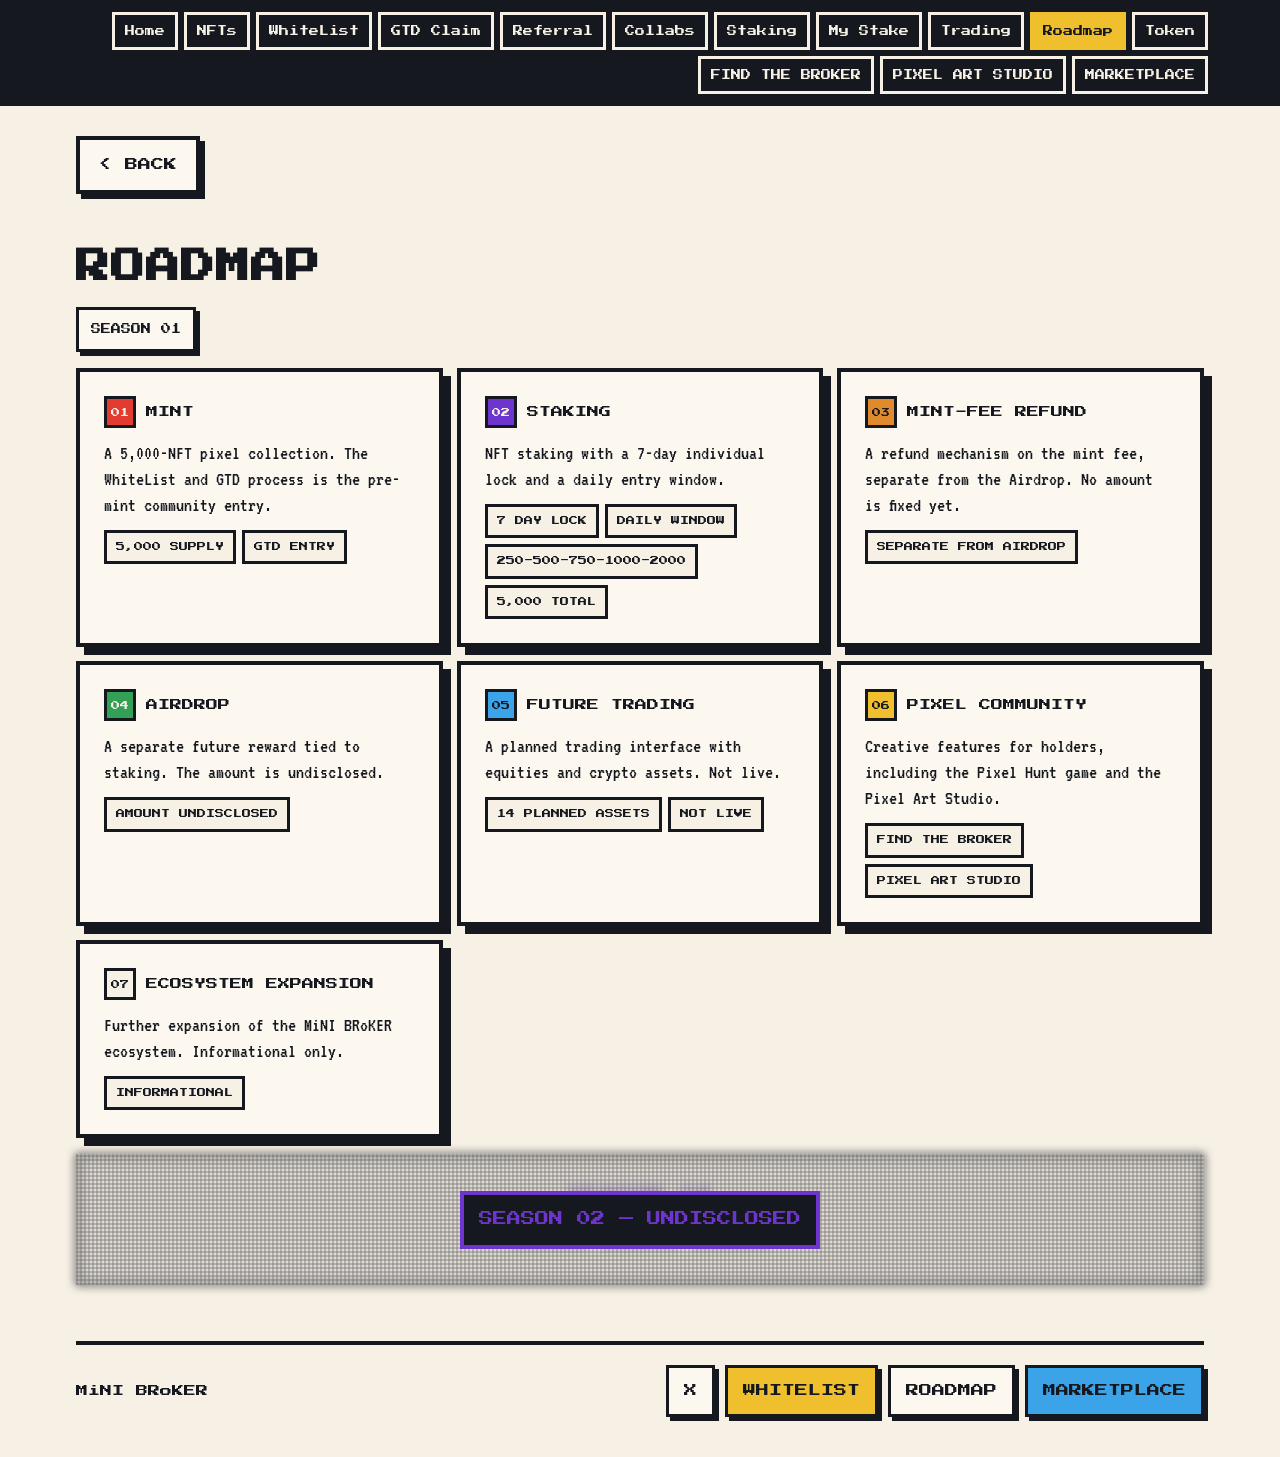
<file: roadmap/index.html>
<!DOCTYPE html>
<html lang="en">
<head>
<meta charset="utf-8">
<meta name="viewport" content="width=device-width,initial-scale=1">
<title>MiNI BRoKER — Roadmap</title>
<meta name="description" content="MiNI BRoKER — a pixel-art NFT collection on Robinhood Mainnet.">
<link rel="icon" href="../assets/favicon.png">
<link rel="apple-touch-icon" href="../assets/favicon.png">
<link rel="preconnect" href="https://fonts.googleapis.com">
<link rel="preconnect" href="https://fonts.gstatic.com" crossorigin>
<link href="https://fonts.googleapis.com/css2?family=Press+Start+2P&family=VT323&display=swap" rel="stylesheet">
<link rel="stylesheet" href="../css/style.css">
</head>
<body data-page="roadmap" data-base="../">
<header class="nav"><div class="nav__in"><button class="nav__menu" data-mb="menu">MENU</button><nav class="nav__list" id="mb-nav"></nav></div></header>
<main class="wrap">
<button class="btn back" data-mb="back">&lt; BACK</button>
<section class="sec" id="roadmap">
<h2 class="h2">ROADMAP</h2>
<span class="chip" style="align-self:flex-start">SEASON 01</span>
<div class="gcard">
<div class="panel"><div class="row"><span class="num" style="background:var(--red);color:var(--cream)">01</span><span class="pixel" style="font-size:12px">MINT</span></div><p class="txt">A 5,000-NFT pixel collection. The WhiteList and GTD process is the pre-mint community entry.</p><div class="row" style="gap:6px"><span class="tag">5,000 SUPPLY</span><span class="tag">GTD ENTRY</span></div></div>
<div class="panel"><div class="row"><span class="num" style="background:var(--purple);color:var(--cream)">02</span><span class="pixel" style="font-size:12px">STAKING</span></div><p class="txt">NFT staking with a 7-day individual lock and a daily entry window.</p><div class="row" style="gap:6px"><span class="tag">7 DAY LOCK</span><span class="tag">DAILY WINDOW</span><span class="tag">250-500-750-1000-2000</span><span class="tag">5,000 TOTAL</span></div></div>
<div class="panel"><div class="row"><span class="num" style="background:var(--orange);color:var(--ink)">03</span><span class="pixel" style="font-size:12px">MINT-FEE REFUND</span></div><p class="txt">A refund mechanism on the mint fee, separate from the Airdrop. No amount is fixed yet.</p><div class="row" style="gap:6px"><span class="tag">SEPARATE FROM AIRDROP</span></div></div>
<div class="panel"><div class="row"><span class="num" style="background:var(--green);color:var(--cream)">04</span><span class="pixel" style="font-size:12px">AIRDROP</span></div><p class="txt">A separate future reward tied to staking. The amount is undisclosed.</p><div class="row" style="gap:6px"><span class="tag">AMOUNT UNDISCLOSED</span></div></div>
<div class="panel"><div class="row"><span class="num" style="background:var(--sky);color:var(--ink)">05</span><span class="pixel" style="font-size:12px">FUTURE TRADING</span></div><p class="txt">A planned trading interface with equities and crypto assets. Not live.</p><div class="row" style="gap:6px"><span class="tag">14 PLANNED ASSETS</span><span class="tag">NOT LIVE</span></div></div>
<div class="panel"><div class="row"><span class="num" style="background:var(--yellow);color:var(--ink)">06</span><span class="pixel" style="font-size:12px">PIXEL COMMUNITY</span></div><p class="txt">Creative features for holders, including the Pixel Hunt game and the Pixel Art Studio.</p><div class="row" style="gap:6px"><span class="tag">FIND THE BROKER</span><span class="tag">PIXEL ART STUDIO</span></div></div>
<div class="panel"><div class="row"><span class="num" style="background:var(--cream);color:var(--ink)">07</span><span class="pixel" style="font-size:12px">ECOSYSTEM EXPANSION</span></div><p class="txt">Further expansion of the MiNI BRoKER ecosystem. Informational only.</p><div class="row" style="gap:6px"><span class="tag">INFORMATIONAL</span></div></div>
</div>
<div class="lock"><div class="lock__body"><div class="panel" style="text-align:center;box-shadow:none"><span class="pixel" style="font-size:16px;line-height:1.6;color:var(--purple)">SEASON 02</span><p class="pixel" style="font-size:13px;line-height:1.8;margin:14px 0 0">•••••• •••••• ••••••</p></div></div><div class="lock__veil"><span class="lock__label" style="color:var(--purple);border:4px solid var(--purple)">SEASON 02 — UNDISCLOSED</span></div></div>
</section>
</main>
<footer class="foot"><div class="foot__in" id="mb-foot"></div></footer>
<div class="modal" id="mb-modal"><div class="modal__box"><h3 class="pixel" style="font-size:clamp(14px,3vw,21px);line-height:1.5;margin:0 0 14px">MINT FIRST</h3><p class="txt" style="font-size:21px;margin:0 0 18px">Wallet connection will be activated after the MiNI BRoKER mint is completed.</p><button class="btn btn--y" data-mb="modal-close" style="font-size:11px;padding:13px 22px">OK</button></div></div>
<script src="../js/config.js"></script>
<script src="../js/main.js"></script>

</body>
</html>
</file>
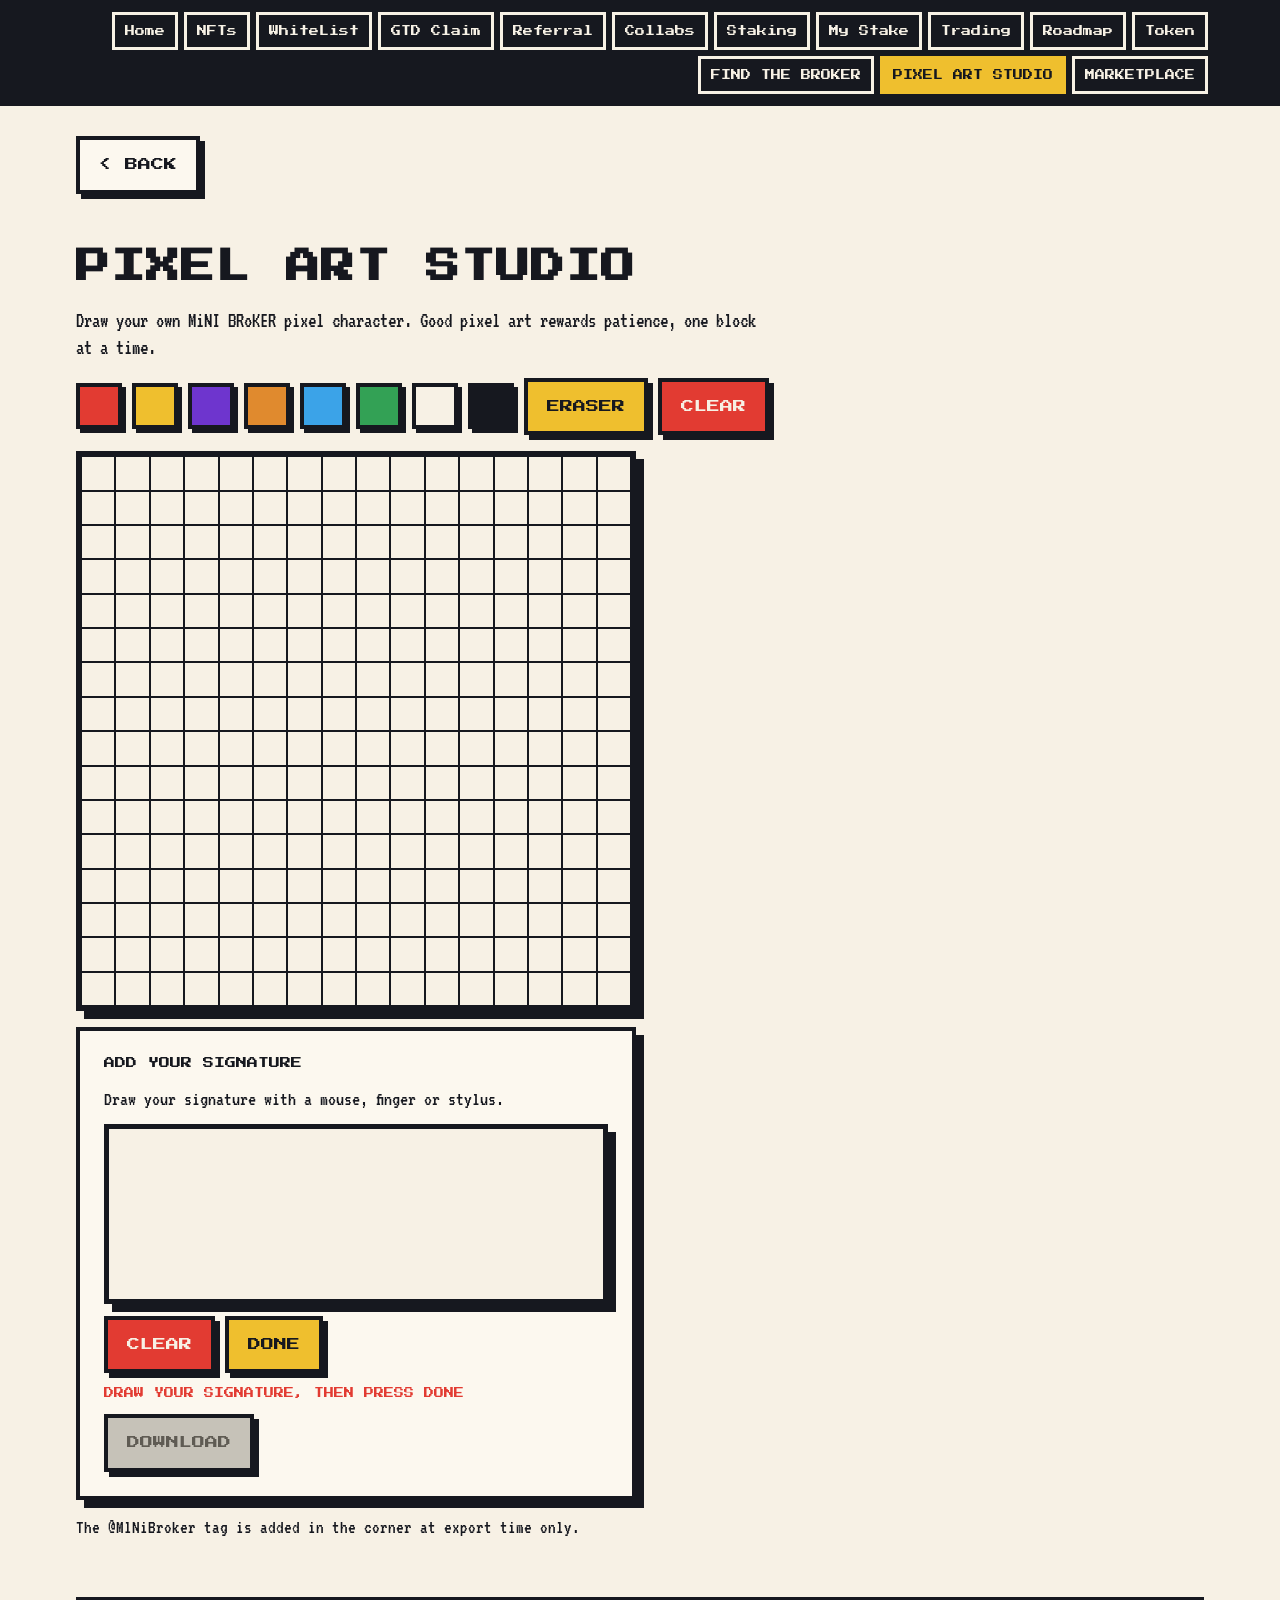
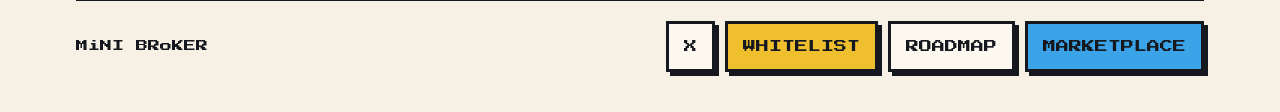
<file: studio/index.html>
<!DOCTYPE html>
<html lang="en">
<head>
<meta charset="utf-8">
<meta name="viewport" content="width=device-width,initial-scale=1">
<title>MiNI BRoKER — Pixel Art Studio</title>
<meta name="description" content="MiNI BRoKER — a pixel-art NFT collection on Robinhood Mainnet.">
<link rel="icon" href="../assets/favicon.png">
<link rel="apple-touch-icon" href="../assets/favicon.png">
<link rel="preconnect" href="https://fonts.googleapis.com">
<link rel="preconnect" href="https://fonts.gstatic.com" crossorigin>
<link href="https://fonts.googleapis.com/css2?family=Press+Start+2P&family=VT323&display=swap" rel="stylesheet">
<link rel="stylesheet" href="../css/style.css">
</head>
<body data-page="studio" data-base="../">
<header class="nav"><div class="nav__in"><button class="nav__menu" data-mb="menu">MENU</button><nav class="nav__list" id="mb-nav"></nav></div></header>
<main class="wrap">
<button class="btn back" data-mb="back">&lt; BACK</button>
<section class="sec">
<h2 class="h2">PIXEL ART STUDIO</h2>
<p class="lead">Draw your own MiNI BRoKER pixel character. Good pixel art rewards patience, one block at a time.</p>
<div class="row" id="s-tools"></div>
<div class="pad" id="s-pad"></div>
<div class="panel" style="max-width:560px">
  <span class="pixel" style="font-size:11px;line-height:1.7">ADD YOUR SIGNATURE</span>
  <p class="txt">Draw your signature with a mouse, finger or stylus.</p>
  <canvas class="sigpad" id="s-sig" width="1120" height="360"></canvas>
  <div class="row"><button class="btn btn--red" id="s-sig-clear">CLEAR</button><button class="btn btn--y" id="s-sig-done">DONE</button><span class="pixel" id="s-sig-ok" hidden style="font-size:10px;line-height:1.7;padding:11px 12px;background:var(--green);color:var(--cream);border:3px solid var(--ink)">SIGNATURE ADDED</span></div>
  <span class="pixel" id="s-sig-warn" style="font-size:10px;line-height:1.7;color:var(--red);animation:mbblink 1.4s steps(2) infinite">DRAW YOUR SIGNATURE, THEN PRESS DONE</span>
  <button class="btn btn--off" id="s-dl" disabled style="align-self:flex-start">DOWNLOAD</button>
</div>
<p class="note">The @MlNiBroker tag is added in the corner at export time only.</p>
</section>
</main>
<footer class="foot"><div class="foot__in" id="mb-foot"></div></footer>
<div class="modal" id="mb-modal"><div class="modal__box"><h3 class="pixel" style="font-size:clamp(14px,3vw,21px);line-height:1.5;margin:0 0 14px">MINT FIRST</h3><p class="txt" style="font-size:21px;margin:0 0 18px">Wallet connection will be activated after the MiNI BRoKER mint is completed.</p><button class="btn btn--y" data-mb="modal-close" style="font-size:11px;padding:13px 22px">OK</button></div></div>
<script src="../js/config.js"></script>
<script src="../js/main.js"></script>
<script src="../js/studio.js"></script>
</body>
</html>
</file>
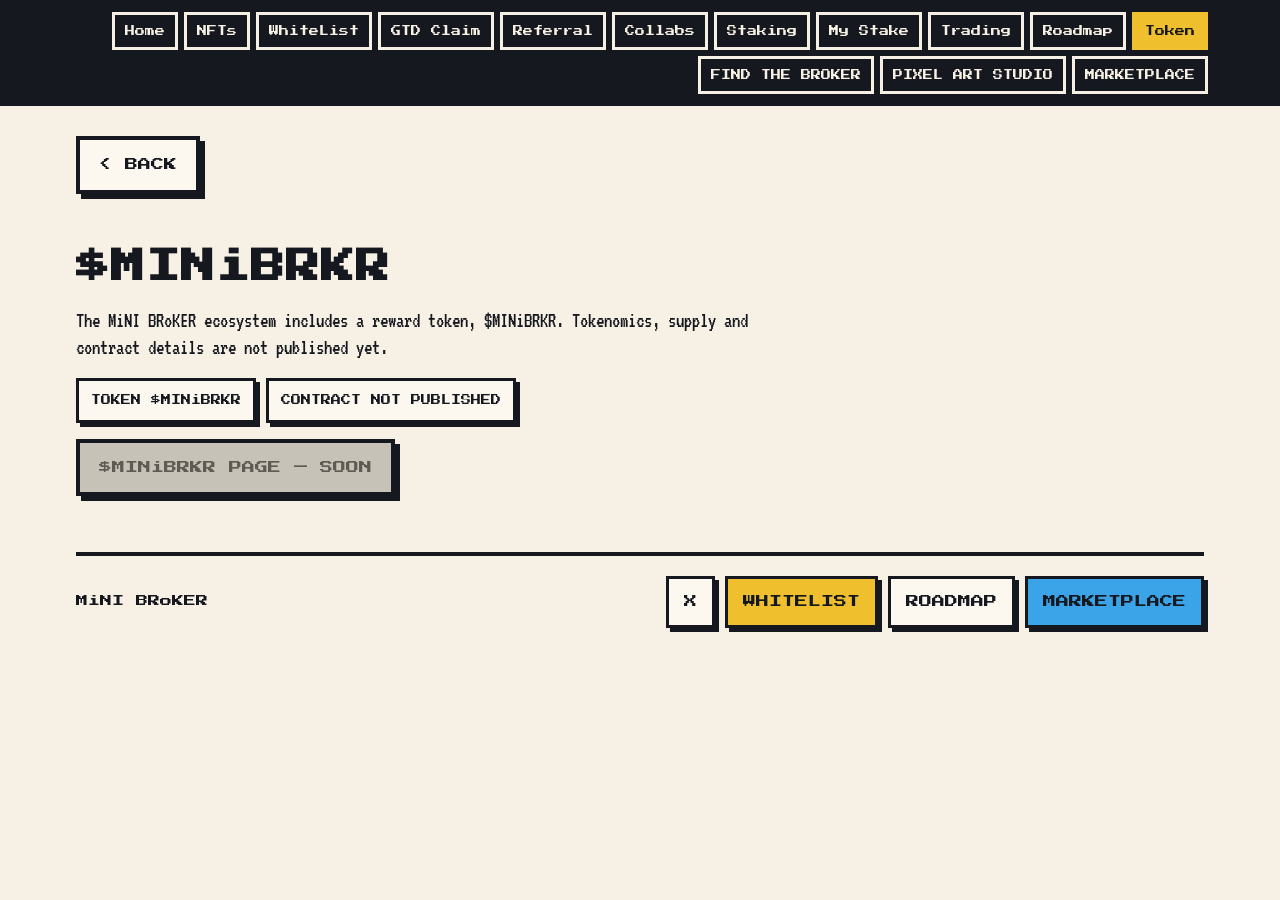
<file: token/index.html>
<!DOCTYPE html>
<html lang="en">
<head>
<meta charset="utf-8">
<meta name="viewport" content="width=device-width,initial-scale=1">
<title>MiNI BRoKER — $MINiBRKR</title>
<meta name="description" content="MiNI BRoKER — a pixel-art NFT collection on Robinhood Mainnet.">
<link rel="icon" href="../assets/favicon.png">
<link rel="apple-touch-icon" href="../assets/favicon.png">
<link rel="preconnect" href="https://fonts.googleapis.com">
<link rel="preconnect" href="https://fonts.gstatic.com" crossorigin>
<link href="https://fonts.googleapis.com/css2?family=Press+Start+2P&family=VT323&display=swap" rel="stylesheet">
<link rel="stylesheet" href="../css/style.css">
</head>
<body data-page="token" data-base="../">
<header class="nav"><div class="nav__in"><button class="nav__menu" data-mb="menu">MENU</button><nav class="nav__list" id="mb-nav"></nav></div></header>
<main class="wrap">
<button class="btn back" data-mb="back">&lt; BACK</button>
<section class="sec" id="token">
<h2 class="h2">$MINiBRKR</h2>
<p class="lead">The MiNI BRoKER ecosystem includes a reward token, $MINiBRKR. Tokenomics, supply and contract details are not published yet.</p>
<div class="row"><span class="chip">TOKEN $MINiBRKR</span><span class="chip">CONTRACT NOT PUBLISHED</span></div>
<div><a class="btn btn--off" data-mb="token" href="#">$MINiBRKR PAGE — SOON</a></div>
</section>
</main>
<footer class="foot"><div class="foot__in" id="mb-foot"></div></footer>
<div class="modal" id="mb-modal"><div class="modal__box"><h3 class="pixel" style="font-size:clamp(14px,3vw,21px);line-height:1.5;margin:0 0 14px">MINT FIRST</h3><p class="txt" style="font-size:21px;margin:0 0 18px">Wallet connection will be activated after the MiNI BRoKER mint is completed.</p><button class="btn btn--y" data-mb="modal-close" style="font-size:11px;padding:13px 22px">OK</button></div></div>
<script src="../js/config.js"></script>
<script src="../js/main.js"></script>

</body>
</html>
</file>
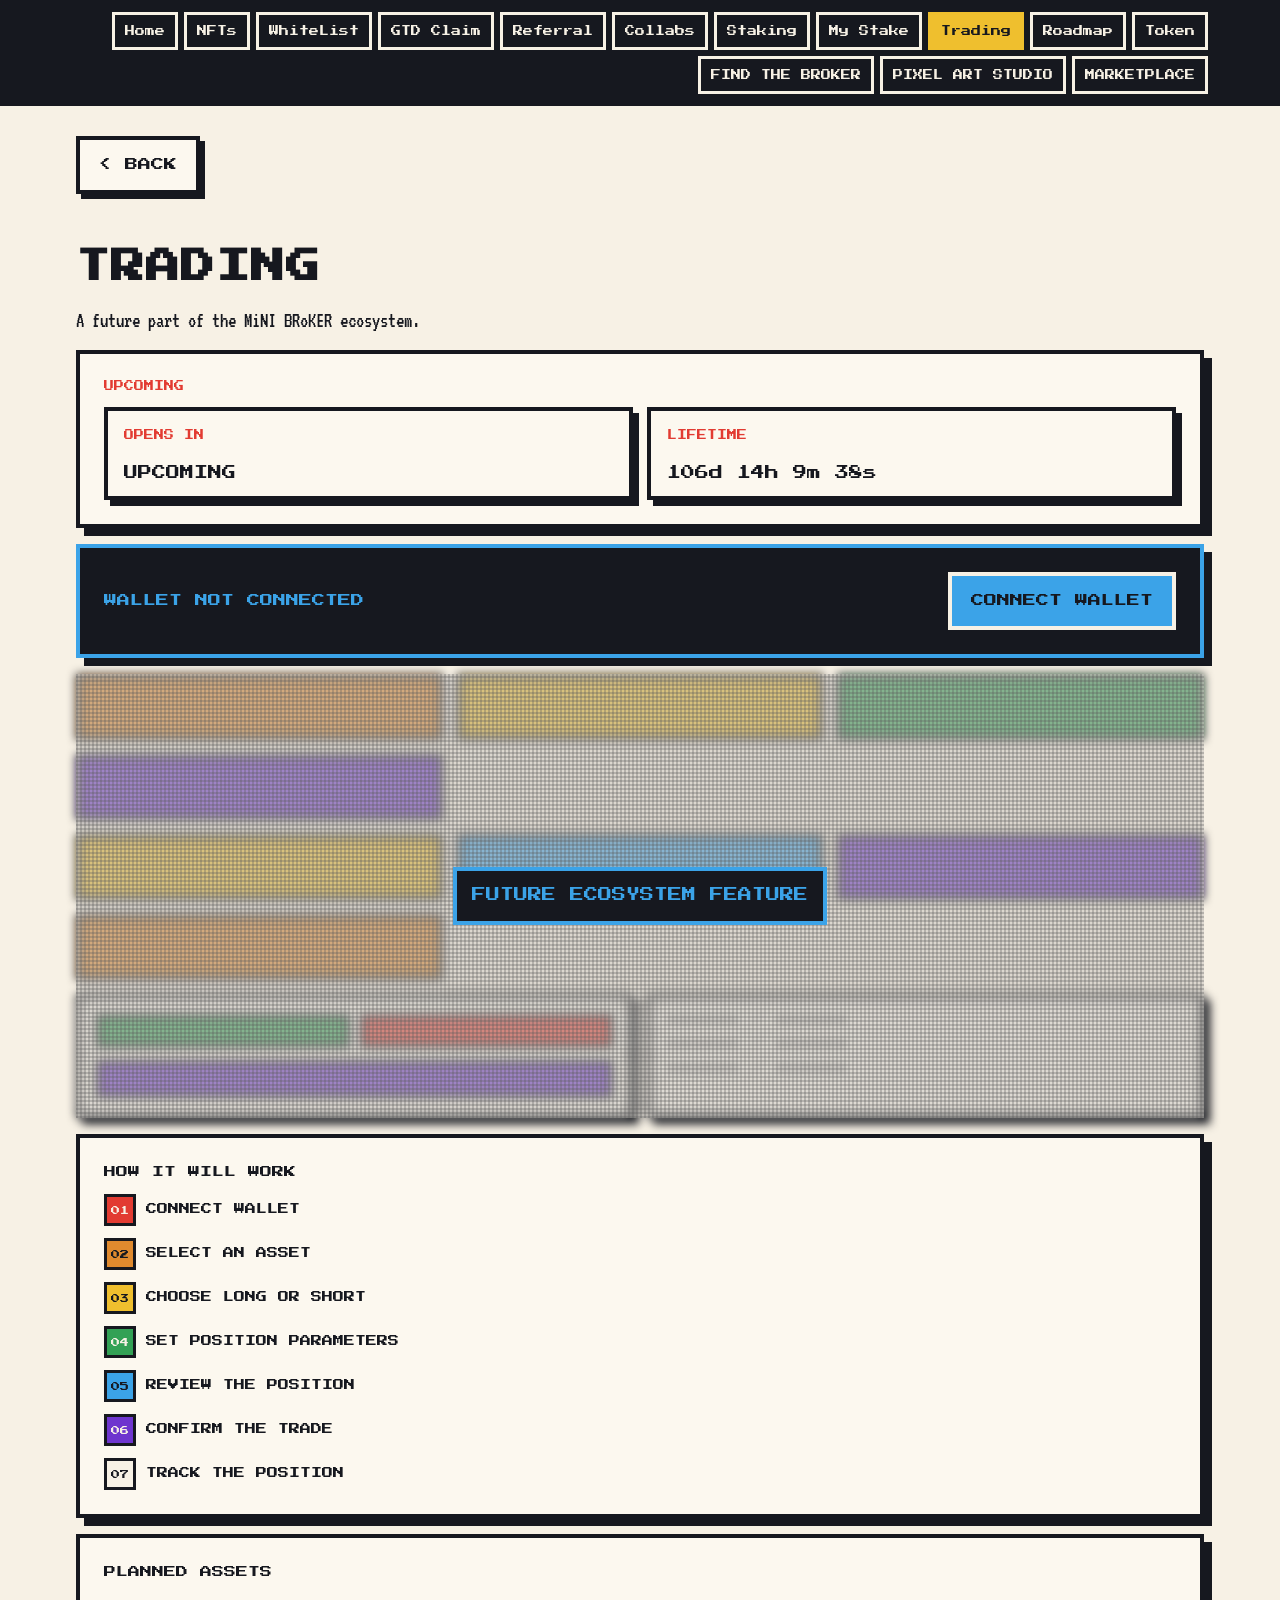
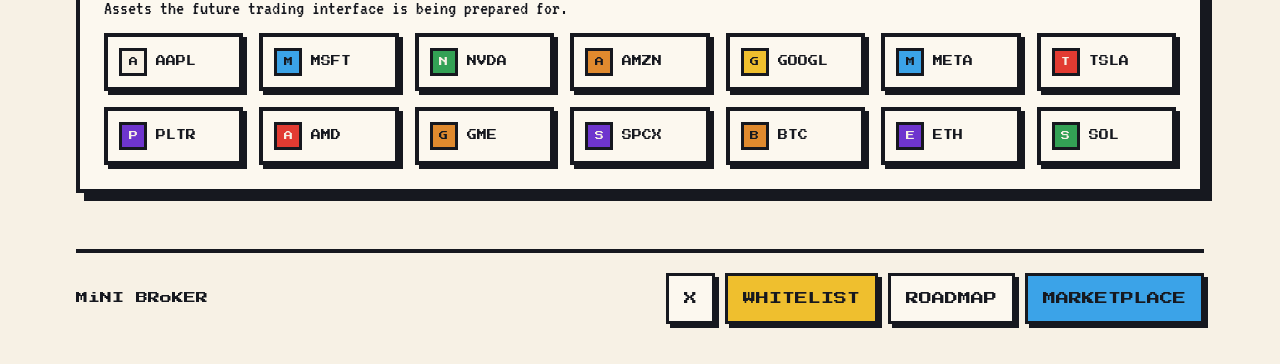
<file: trading/index.html>
<!DOCTYPE html>
<html lang="en">
<head>
<meta charset="utf-8">
<meta name="viewport" content="width=device-width,initial-scale=1">
<title>MiNI BRoKER — Trading</title>
<meta name="description" content="MiNI BRoKER — a pixel-art NFT collection on Robinhood Mainnet.">
<link rel="icon" href="../assets/favicon.png">
<link rel="apple-touch-icon" href="../assets/favicon.png">
<link rel="preconnect" href="https://fonts.googleapis.com">
<link rel="preconnect" href="https://fonts.gstatic.com" crossorigin>
<link href="https://fonts.googleapis.com/css2?family=Press+Start+2P&family=VT323&display=swap" rel="stylesheet">
<link rel="stylesheet" href="../css/style.css">
</head>
<body data-page="trading" data-base="../">
<header class="nav"><div class="nav__in"><button class="nav__menu" data-mb="menu">MENU</button><nav class="nav__list" id="mb-nav"></nav></div></header>
<main class="wrap">
<button class="btn back" data-mb="back">&lt; BACK</button>
<section class="sec">
<h2 class="h2">TRADING</h2>
<p class="lead">A future part of the MiNI BRoKER ecosystem.</p>
<div class="panel" id="tr-gate">
  <span class="kicker" id="tr-state">UPCOMING</span>
  <div class="gcard">
    <div class="panel panel--flat"><span class="pixel" style="font-size:10px;line-height:1.7;color:var(--red)">OPENS IN</span><div class="pixel" id="tr-until" style="font-size:14px;margin-top:10px">&mdash;&mdash;</div></div>
    <div class="panel panel--flat"><span class="pixel" style="font-size:10px;line-height:1.7;color:var(--red)">LIFETIME</span><div class="pixel" id="tr-life" style="font-size:14px;margin-top:10px">&mdash;&mdash;</div></div>
  </div>
</div>
<div class="dark" style="border:4px solid var(--sky);flex-direction:row;flex-wrap:wrap;justify-content:space-between;align-items:center"><span class="pixel" style="font-size:clamp(10px,1.8vw,13px);line-height:1.7;color:var(--sky)">WALLET NOT CONNECTED</span><button class="btn btn--sky btn--on-dark" data-mb="wallet">CONNECT WALLET</button></div>
<div class="lock"><div class="lock__body"><div class="gcard"><span class="bar" style="height:66px;background:var(--orange)"></span><span class="bar" style="height:66px;background:var(--yellow)"></span><span class="bar" style="height:66px;background:var(--green)"></span><span class="bar" style="height:66px;background:var(--purple)"></span></div><div class="gcard"><span class="bar" style="height:66px;background:var(--yellow)"></span><span class="bar" style="height:66px;background:var(--sky)"></span><span class="bar" style="height:66px;background:var(--purple)"></span><span class="bar" style="height:66px;background:var(--orange)"></span></div><div class="gcard"><div class="panel panel--flat"><div class="row"><span class="bar" style="flex:1;height:34px;background:var(--green)"></span><span class="bar" style="flex:1;height:34px;background:var(--red)"></span></div><span class="bar" style="height:38px;background:var(--purple)"></span></div><div class="panel panel--flat"><span class="pixel" style="font-size:12px">•••••• / ••••••</span><span class="pixel" style="font-size:12px">•••••• / ••••••</span><span class="pixel" style="font-size:12px">•••••• / ••••••</span></div></div></div><div class="lock__veil"><span class="lock__label" style="color:var(--sky);border:4px solid var(--sky)">FUTURE ECOSYSTEM FEATURE</span></div></div>
<div class="panel"><span class="pixel" style="font-size:12px;line-height:1.7">HOW IT WILL WORK</span><div class="row"><span class="num" style="background:var(--red);color:var(--cream)">01</span><span class="pixel" style="font-size:11px;line-height:1.6">CONNECT WALLET</span></div><div class="row"><span class="num" style="background:var(--orange);color:var(--ink)">02</span><span class="pixel" style="font-size:11px;line-height:1.6">SELECT AN ASSET</span></div><div class="row"><span class="num" style="background:var(--yellow);color:var(--ink)">03</span><span class="pixel" style="font-size:11px;line-height:1.6">CHOOSE LONG OR SHORT</span></div><div class="row"><span class="num" style="background:var(--green);color:var(--cream)">04</span><span class="pixel" style="font-size:11px;line-height:1.6">SET POSITION PARAMETERS</span></div><div class="row"><span class="num" style="background:var(--sky);color:var(--ink)">05</span><span class="pixel" style="font-size:11px;line-height:1.6">REVIEW THE POSITION</span></div><div class="row"><span class="num" style="background:var(--purple);color:var(--cream)">06</span><span class="pixel" style="font-size:11px;line-height:1.6">CONFIRM THE TRADE</span></div><div class="row"><span class="num" style="background:var(--cream);color:var(--ink)">07</span><span class="pixel" style="font-size:11px;line-height:1.6">TRACK THE POSITION</span></div></div>
<div class="panel"><span class="pixel" style="font-size:12px;line-height:1.7">PLANNED ASSETS</span><p class="txt">Assets the future trading interface is being prepared for.</p><div class="gsmall" id="mb-assets" style="grid-template-columns:repeat(auto-fill,minmax(132px,1fr))"></div></div>
</section>
</main>
<footer class="foot"><div class="foot__in" id="mb-foot"></div></footer>
<div class="modal" id="mb-modal"><div class="modal__box"><h3 class="pixel" style="font-size:clamp(14px,3vw,21px);line-height:1.5;margin:0 0 14px">MINT FIRST</h3><p class="txt" style="font-size:21px;margin:0 0 18px">Wallet connection will be activated after the MiNI BRoKER mint is completed.</p><button class="btn btn--y" data-mb="modal-close" style="font-size:11px;padding:13px 22px">OK</button></div></div>
<script src="../js/config.js"></script>
<script src="../js/main.js"></script>
<script src="../js/trading.js"></script>
<script src="../js/trading-gate.js"></script>
</body>
</html>
</file>
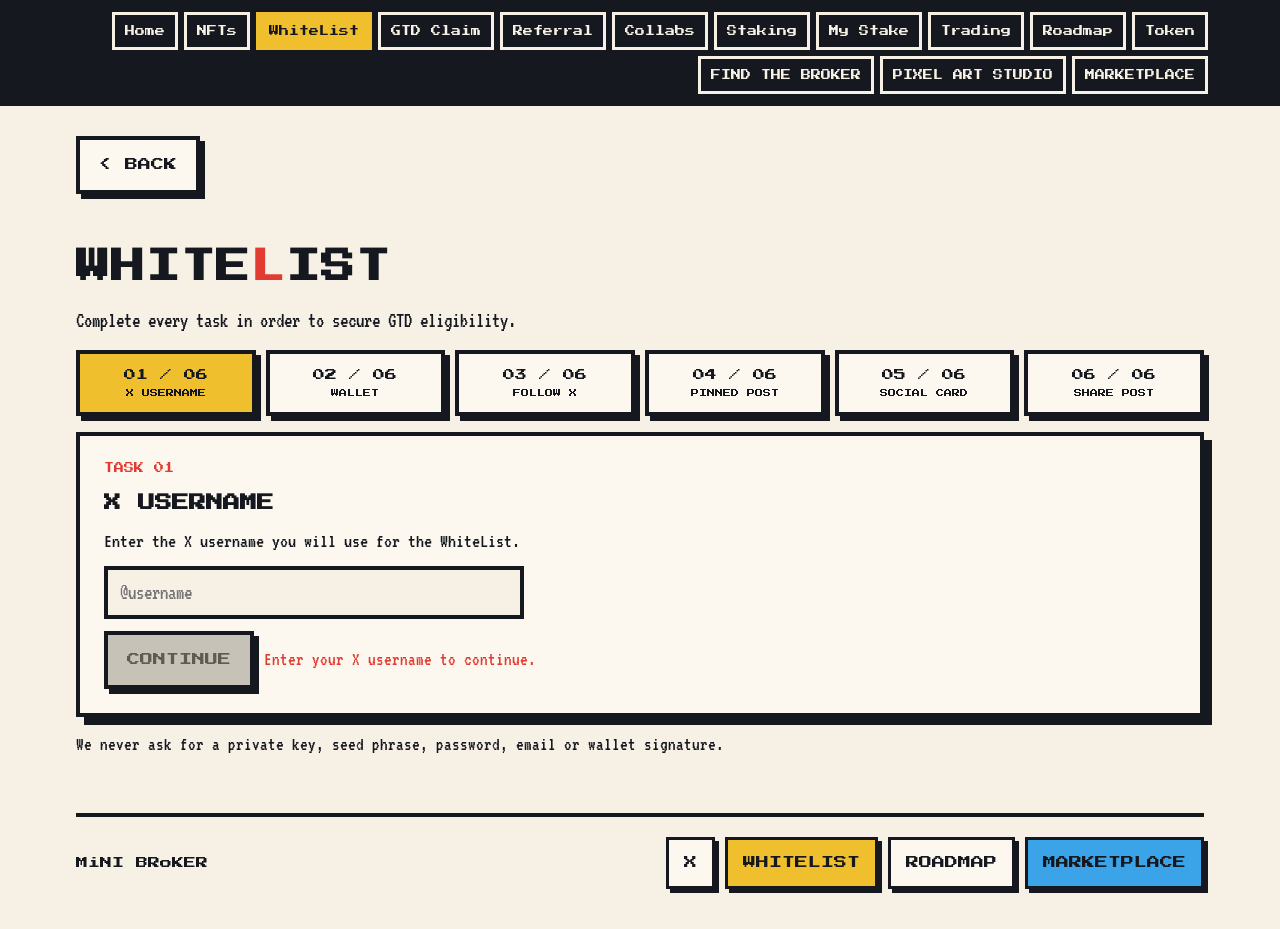
<file: whitelist/index.html>
<!DOCTYPE html>
<html lang="en">
<head>
<meta charset="utf-8">
<meta name="viewport" content="width=device-width,initial-scale=1">
<title>MiNI BRoKER — WhiteList</title>
<meta name="description" content="MiNI BRoKER — a pixel-art NFT collection on Robinhood Mainnet.">
<link rel="icon" href="../assets/favicon.png">
<link rel="apple-touch-icon" href="../assets/favicon.png">
<link rel="preconnect" href="https://fonts.googleapis.com">
<link rel="preconnect" href="https://fonts.gstatic.com" crossorigin>
<link href="https://fonts.googleapis.com/css2?family=Press+Start+2P&family=VT323&display=swap" rel="stylesheet">
<link rel="stylesheet" href="../css/style.css">
</head>
<body data-page="whitelist" data-base="../">
<header class="nav"><div class="nav__in"><button class="nav__menu" data-mb="menu">MENU</button><nav class="nav__list" id="mb-nav"></nav></div></header>
<main class="wrap">
<button class="btn back" data-mb="back">&lt; BACK</button>
<section class="sec" id="wl" hidden>
<h2 class="h2">WHITE<span style="color:var(--red)">L</span>IST</h2>
<p class="lead">Complete every task in order to secure GTD eligibility.</p>
<div class="steps" id="wl-steps"></div>
<div class="panel" id="wl-panel">
  <span class="kicker" id="wl-task">TASK 01</span>
  <h3 class="h3" id="wl-title"></h3>
  <p class="txt" id="wl-copy"></p>
  <div id="wl-body"></div>
  <div class="row"><button class="btn btn--y" id="wl-next">CONTINUE</button><span class="note note--red" id="wl-hint"></span></div>
</div>
<p class="note">We never ask for a private key, seed phrase, password, email or wallet signature.</p>
</section>
<section class="sec" id="wl-done" hidden>
<div class="win"><span class="spark" style="transform:rotate(0deg)"><i style="background:var(--yellow);animation-duration:0.9s"></i></span><span class="spark" style="transform:rotate(60deg)"><i style="background:var(--red);animation-duration:0.96s"></i></span><span class="spark" style="transform:rotate(120deg)"><i style="background:var(--purple);animation-duration:1.02s"></i></span><span class="spark" style="transform:rotate(180deg)"><i style="background:var(--sky);animation-duration:1.08s"></i></span><span class="spark" style="transform:rotate(240deg)"><i style="background:var(--orange);animation-duration:1.1400000000000001s"></i></span><span class="spark" style="transform:rotate(300deg)"><i style="background:var(--green);animation-duration:1.2s"></i></span><h3 class="win__t">CONGRATULATIONS</h3><p class="win__p" style="margin-bottom:18px">Your WhiteList registration is complete.<br>You have secured GTD eligibility.<br>Follow @MlNiBroker for future updates.<br>Keep notifications enabled so you do not miss important announcements.</p><a class="btn btn--y" href="../referral/" style="position:relative">OPEN YOUR REFERRAL</a></div>
</section>
</main>
<footer class="foot"><div class="foot__in" id="mb-foot"></div></footer>
<div class="modal" id="mb-modal"><div class="modal__box"><h3 class="pixel" style="font-size:clamp(14px,3vw,21px);line-height:1.5;margin:0 0 14px">MINT FIRST</h3><p class="txt" style="font-size:21px;margin:0 0 18px">Wallet connection will be activated after the MiNI BRoKER mint is completed.</p><button class="btn btn--y" data-mb="modal-close" style="font-size:11px;padding:13px 22px">OK</button></div></div>
<script src="../js/config.js"></script>
<script src="../js/main.js"></script>
<script src="../js/whitelist.js"></script>
</body>
</html>
</file>
<file: css/style.css>
/* MiNI BRoKER — shared pixel styles */
:root{
  --ink:#16181F; --cream:#F7F1E5; --panel:#FCF8EF; --grey:#C6C2B8; --grey-t:#5F5B53;
  --red:#E23B32; --yellow:#EFBF2E; --purple:#6E35CE; --orange:#E08A2E;
  --sky:#3BA3E8; --green:#33A155;
}
*{box-sizing:border-box}
[hidden]{display:none !important}
html,body{margin:0;padding:0;max-width:100%;overflow-x:hidden}
body{background:var(--cream);color:var(--ink);font-family:'VT323',monospace}
img{image-rendering:pixelated;-ms-interpolation-mode:nearest-neighbor;max-width:100%}
a{color:var(--ink);text-decoration:none}
a:hover{color:var(--red)}
button{font-family:'Press Start 2P',monospace}
.pixel{font-family:'Press Start 2P',monospace}

/* navbar */
.nav{background:var(--ink);width:100%}
.nav__in{max-width:1180px;margin:0 auto;padding:12px clamp(10px,2.5vw,22px);display:flex;gap:8px;align-items:center;justify-content:flex-end;position:relative}
.nav__list{display:flex;flex-wrap:wrap;gap:6px;justify-content:flex-end}
.nav__list a{font-family:'Press Start 2P',monospace;font-size:10px;line-height:1.4;padding:9px 10px;background:var(--ink);color:var(--cream);border:3px solid var(--cream)}
.nav__list a:hover{background:var(--yellow);color:var(--ink);border-color:var(--yellow)}
.nav__list a.is-on{background:var(--yellow);color:var(--ink);border-color:var(--yellow)}
.nav__menu{display:none;font-size:11px;padding:11px 13px;background:var(--yellow);color:var(--ink);border:3px solid var(--ink);cursor:pointer}
@media (max-width:899px){
  .nav__menu{display:block;margin-left:auto}
  .nav__list{display:none;position:absolute;top:calc(100% - 2px);right:clamp(10px,2.5vw,22px);z-index:60;flex-direction:column;flex-wrap:nowrap;background:var(--ink);border:4px solid var(--cream);padding:8px;min-width:220px;max-width:calc(100vw - 32px);animation:mbpop .16s steps(3) both}
  .nav__list.is-open{display:flex}
  .nav__list a{text-align:left}
}

/* layout */
.wrap{max-width:1180px;margin:0 auto;padding:clamp(18px,3vw,30px) clamp(12px,3vw,26px) 56px;display:flex;flex-direction:column;gap:clamp(26px,4.5vw,50px)}
.sec{display:flex;flex-direction:column;gap:16px}
.h1{font-family:'Press Start 2P',monospace;font-size:clamp(28px,7vw,62px);line-height:1.25;margin:0;letter-spacing:2px}
.h2{font-family:'Press Start 2P',monospace;font-size:clamp(18px,3.4vw,34px);line-height:1.4;margin:0;letter-spacing:1px}
.h3{font-family:'Press Start 2P',monospace;font-size:clamp(13px,2.2vw,17px);line-height:1.6;margin:0}
.lead{font-size:clamp(18px,2vw,21px);line-height:1.3;margin:0;max-width:680px}
.txt{font-size:20px;line-height:1.3;margin:0}
.note{font-size:19px;line-height:1.3;margin:0}
.note--red{color:var(--red)}
.row{display:flex;flex-wrap:wrap;gap:10px;align-items:center}
.gauto{display:grid;grid-template-columns:repeat(auto-fit,minmax(255px,1fr));gap:clamp(14px,2.4vw,20px)}
.gcard{display:grid;grid-template-columns:repeat(auto-fit,minmax(285px,1fr));gap:14px}
.gsmall{display:grid;grid-template-columns:repeat(auto-fill,minmax(112px,1fr));gap:clamp(10px,1.8vw,16px)}
.panel{background:var(--panel);border:4px solid var(--ink);box-shadow:8px 8px 0 var(--ink);padding:clamp(16px,3vw,24px);display:flex;flex-direction:column;gap:12px}
.panel--flat{box-shadow:6px 6px 0 var(--ink);padding:16px}
.dark{background:var(--ink);box-shadow:8px 8px 0 var(--ink);padding:clamp(16px,3vw,24px);display:flex;flex-direction:column;gap:14px;color:var(--cream)}
.chip{font-family:'Press Start 2P',monospace;font-size:10px;line-height:1.7;padding:11px 12px;background:var(--panel);border:3px solid var(--ink);box-shadow:4px 4px 0 var(--ink);display:inline-block}
.tag{font-family:'Press Start 2P',monospace;font-size:9px;line-height:1.6;padding:7px 9px;background:var(--cream);border:3px solid var(--ink)}
.kicker{font-family:'Press Start 2P',monospace;font-size:10px;line-height:1.7;color:var(--red)}
.num{width:32px;height:32px;flex:0 0 auto;display:flex;align-items:center;justify-content:center;border:3px solid var(--ink);font-family:'Press Start 2P',monospace;font-size:9px}
.hr{height:4px;background:var(--ink)}

/* buttons */
.btn{font-family:'Press Start 2P',monospace;font-size:13px;line-height:1.5;padding:15px 19px;background:var(--panel);color:var(--ink);border:4px solid var(--ink);box-shadow:5px 5px 0 var(--ink);cursor:pointer;display:inline-block;text-align:center}
.btn--y{background:var(--yellow)}
.btn--sky{background:var(--sky)}
.btn--green{background:var(--green);color:var(--cream)}
.btn--purple{background:var(--purple);color:var(--cream)}
.btn--red{background:var(--red);color:var(--cream)}
.btn--big{font-size:clamp(15px,2.2vw,20px);padding:clamp(17px,2.4vw,23px) clamp(22px,3.6vw,40px);box-shadow:8px 8px 0 var(--ink)}
.btn--sm{font-size:13px;padding:13px 15px;border:3px solid var(--ink);box-shadow:4px 4px 0 var(--ink)}
.btn--off{background:var(--grey);color:var(--grey-t);cursor:not-allowed}
.btn--on-dark{border-color:var(--cream)}
.btn:disabled{background:var(--grey);color:var(--grey-t);cursor:not-allowed}
.back{align-self:flex-start}
input.pin{font-family:'VT323',monospace;font-size:21px;padding:12px;background:var(--cream);color:var(--ink);border:4px solid var(--ink);width:100%;max-width:540px}

/* art tiles */
.tile{background:var(--panel);border:4px solid var(--ink);box-shadow:5px 5px 0 var(--ink)}
.tile__img{width:100%;aspect-ratio:1;background-size:cover;background-position:center;image-rendering:pixelated}
.tile__cap{font-family:'Press Start 2P',monospace;font-size:9px;line-height:1.6;text-align:center;padding:7px 2px;border-top:4px solid var(--ink)}
.marquee{overflow:hidden;max-width:100%;padding:4px 0 12px}
.marquee__in{display:flex;gap:12px;width:max-content;animation:mbmarquee 80s linear infinite}
.marquee .tile{width:clamp(112px,16vw,150px);flex:0 0 auto}

/* locked previews */
.lock{position:relative}
.lock__body{filter:blur(5px);display:flex;flex-direction:column;gap:14px}
.lock__veil{position:absolute;inset:0;display:flex;align-items:center;justify-content:center;padding:14px;
  background-color:rgba(198,196,190,.55);
  background-image:repeating-linear-gradient(0deg,rgba(90,90,90,.30) 0 2px,transparent 2px 4px),repeating-linear-gradient(90deg,rgba(90,90,90,.30) 0 2px,transparent 2px 4px)}
.lock__label{font-family:'Press Start 2P',monospace;font-size:clamp(10px,1.9vw,14px);line-height:1.7;text-align:center;background:var(--ink);padding:13px 15px}
.bar{border:4px solid var(--ink)}
.sw{width:74px;height:74px;border:4px solid var(--ink)}

/* whitelist */
.steps{display:grid;grid-template-columns:repeat(auto-fit,minmax(150px,1fr));gap:10px}
.step{background:var(--panel);border:4px solid var(--ink);box-shadow:5px 5px 0 var(--ink);padding:12px 8px;text-align:center}
.step.is-done{background:var(--green);color:var(--cream)}
.step.is-now{background:var(--yellow)}
.step__n{font-family:'Press Start 2P',monospace;font-size:12px;line-height:1.6}
.step__l{font-family:'Press Start 2P',monospace;font-size:8px;line-height:1.8}
.card{border:5px solid var(--ink);box-shadow:8px 8px 0 var(--ink);padding:clamp(14px,2.4vw,22px);width:100%;max-width:640px;display:flex;flex-direction:column;gap:clamp(14px,2.4vw,20px)}
.card__top{display:flex;flex-wrap:wrap;gap:12px;align-items:center;justify-content:space-between}
.card__mid{display:flex;flex-wrap:wrap;gap:clamp(14px,2.6vw,24px);align-items:flex-start}
.card__img{width:clamp(120px,26vw,180px);aspect-ratio:1;flex:0 0 auto;border:4px solid var(--ink);background-size:cover;image-rendering:pixelated}
.card__col{display:flex;flex-direction:column;gap:8px;min-width:min(100%,190px);flex:1}
.card__k{font-family:'Press Start 2P',monospace;font-size:10px;line-height:1.6}
.card__v{font-size:clamp(20px,2.6vw,26px);line-height:1.1;word-break:break-all;overflow-wrap:anywhere}
.card__chip{font-family:'Press Start 2P',monospace;font-size:clamp(9px,1.4vw,12px);line-height:1.6;padding:10px 12px}
.win{position:relative;overflow:hidden;background:var(--green);border:5px solid var(--ink);box-shadow:10px 10px 0 var(--ink);padding:clamp(20px,4.5vw,44px);text-align:center}
.win__t{font-family:'Press Start 2P',monospace;font-size:clamp(15px,3.2vw,28px);line-height:1.5;margin:0 0 16px;position:relative}
.win__p{font-size:clamp(19px,2.3vw,23px);line-height:1.35;margin:0;position:relative}
.spark{position:absolute;left:50%;top:70%}
.spark i{display:block;width:12px;height:12px;animation:mbshoot 1.05s steps(6) infinite}

/* hunt */
.hunt{display:grid;grid-template-columns:repeat(auto-fill,minmax(76px,1fr));gap:clamp(8px,1.4vw,12px)}
.hunt button{padding:0;background:var(--yellow);border:4px solid var(--ink);box-shadow:5px 5px 0 var(--ink);cursor:pointer;display:block;width:100%}
.hunt__q{display:flex;align-items:center;justify-content:center;width:100%;aspect-ratio:1;font-family:'Press Start 2P',monospace;font-size:clamp(18px,4vw,30px)}

/* studio */
.pad{display:grid;grid-template-columns:repeat(16,1fr);width:100%;max-width:560px;aspect-ratio:1;background:var(--cream);border:5px solid var(--ink);box-shadow:8px 8px 0 var(--ink);touch-action:none}
.pad div{outline:1px solid var(--ink);outline-offset:-1px}
.swatch{width:46px;height:46px;border:4px solid var(--ink);box-shadow:4px 4px 0 var(--ink);cursor:pointer;padding:0}
.sigpad{width:100%;max-width:560px;height:180px;display:block;background:var(--cream);border:5px solid var(--ink);box-shadow:8px 8px 0 var(--ink);touch-action:none;cursor:crosshair}

/* referral */
.code{font-family:'Press Start 2P',monospace;font-size:clamp(18px,4.4vw,34px);line-height:1.4;letter-spacing:3px;word-break:break-all}
.link{font-size:21px;line-height:1.3;word-break:break-all;overflow-wrap:anywhere;max-width:100%;user-select:all}
.prog{display:grid;grid-template-columns:repeat(3,1fr);gap:10px}
.prog i{display:block;height:30px;background:var(--cream);border:4px solid var(--ink);box-shadow:4px 4px 0 var(--ink)}
.prog i.is-on{background:var(--green)}

/* collabs */
.collabs{display:grid;grid-template-columns:repeat(auto-fill,minmax(210px,1fr));gap:clamp(12px,2vw,18px)}
.collab{background:var(--panel);border:4px solid var(--ink);box-shadow:6px 6px 0 var(--ink);padding:12px;display:flex;flex-direction:column;gap:10px;transition:transform .12s steps(2),box-shadow .12s steps(2)}
.collab:hover{transform:translate(-3px,-3px);box-shadow:9px 9px 0 var(--red)}
.collab__img{width:100%;aspect-ratio:1;border:4px solid var(--ink);background:var(--cream);background-size:cover;background-position:center}
.collab__n{font-family:'Press Start 2P',monospace;font-size:11px;line-height:1.6;word-break:break-word;overflow-wrap:anywhere}
.collab__u{font-size:20px;line-height:1.2;word-break:break-word;overflow-wrap:anywhere}

/* modal */
.modal{position:fixed;inset:0;z-index:90;background:rgba(22,24,31,.82);display:none;align-items:center;justify-content:center;padding:18px}
.modal.is-open{display:flex}
.modal__box{background:var(--panel);border:5px solid var(--ink);box-shadow:10px 10px 0 var(--ink);padding:clamp(20px,4vw,32px);max-width:420px;text-align:center;animation:mbpop .16s steps(3) both}

/* wallet chooser */
.wallets{display:flex;flex-direction:column;gap:8px;margin:14px 0 0}
.wallet{display:flex;align-items:center;gap:12px;width:100%;text-align:left;font-family:'Press Start 2P',monospace;font-size:12px;line-height:1.5;padding:14px;background:var(--cream);color:var(--ink);border:4px solid var(--ink);box-shadow:5px 5px 0 var(--ink);cursor:pointer}
.wallet:hover{background:var(--yellow)}
.wallet img{width:28px;height:28px;flex:0 0 auto;border:3px solid var(--ink);image-rendering:auto}
.wallet__dot{width:28px;height:28px;flex:0 0 auto;background:var(--sky);border:3px solid var(--ink)}

/* footer */
.foot{max-width:1180px;margin:0 auto;padding:0 clamp(12px,3vw,26px) 40px}
.foot__in{border-top:4px solid var(--ink);padding-top:20px;display:flex;flex-wrap:wrap;gap:14px;justify-content:space-between;align-items:center}

@keyframes mbfloat{0%,100%{transform:translateY(0)}50%{transform:translateY(-10px)}}
@keyframes mbmarquee{0%{transform:translateX(0)}100%{transform:translateX(-50%)}}
@keyframes mbpop{0%{transform:scale(.88);opacity:0}100%{transform:scale(1);opacity:1}}
@keyframes mbshoot{0%{transform:translateY(0);opacity:1}100%{transform:translateY(-140px);opacity:0}}
@keyframes mbblink{0%,100%{opacity:1}50%{opacity:.3}}
</file>
